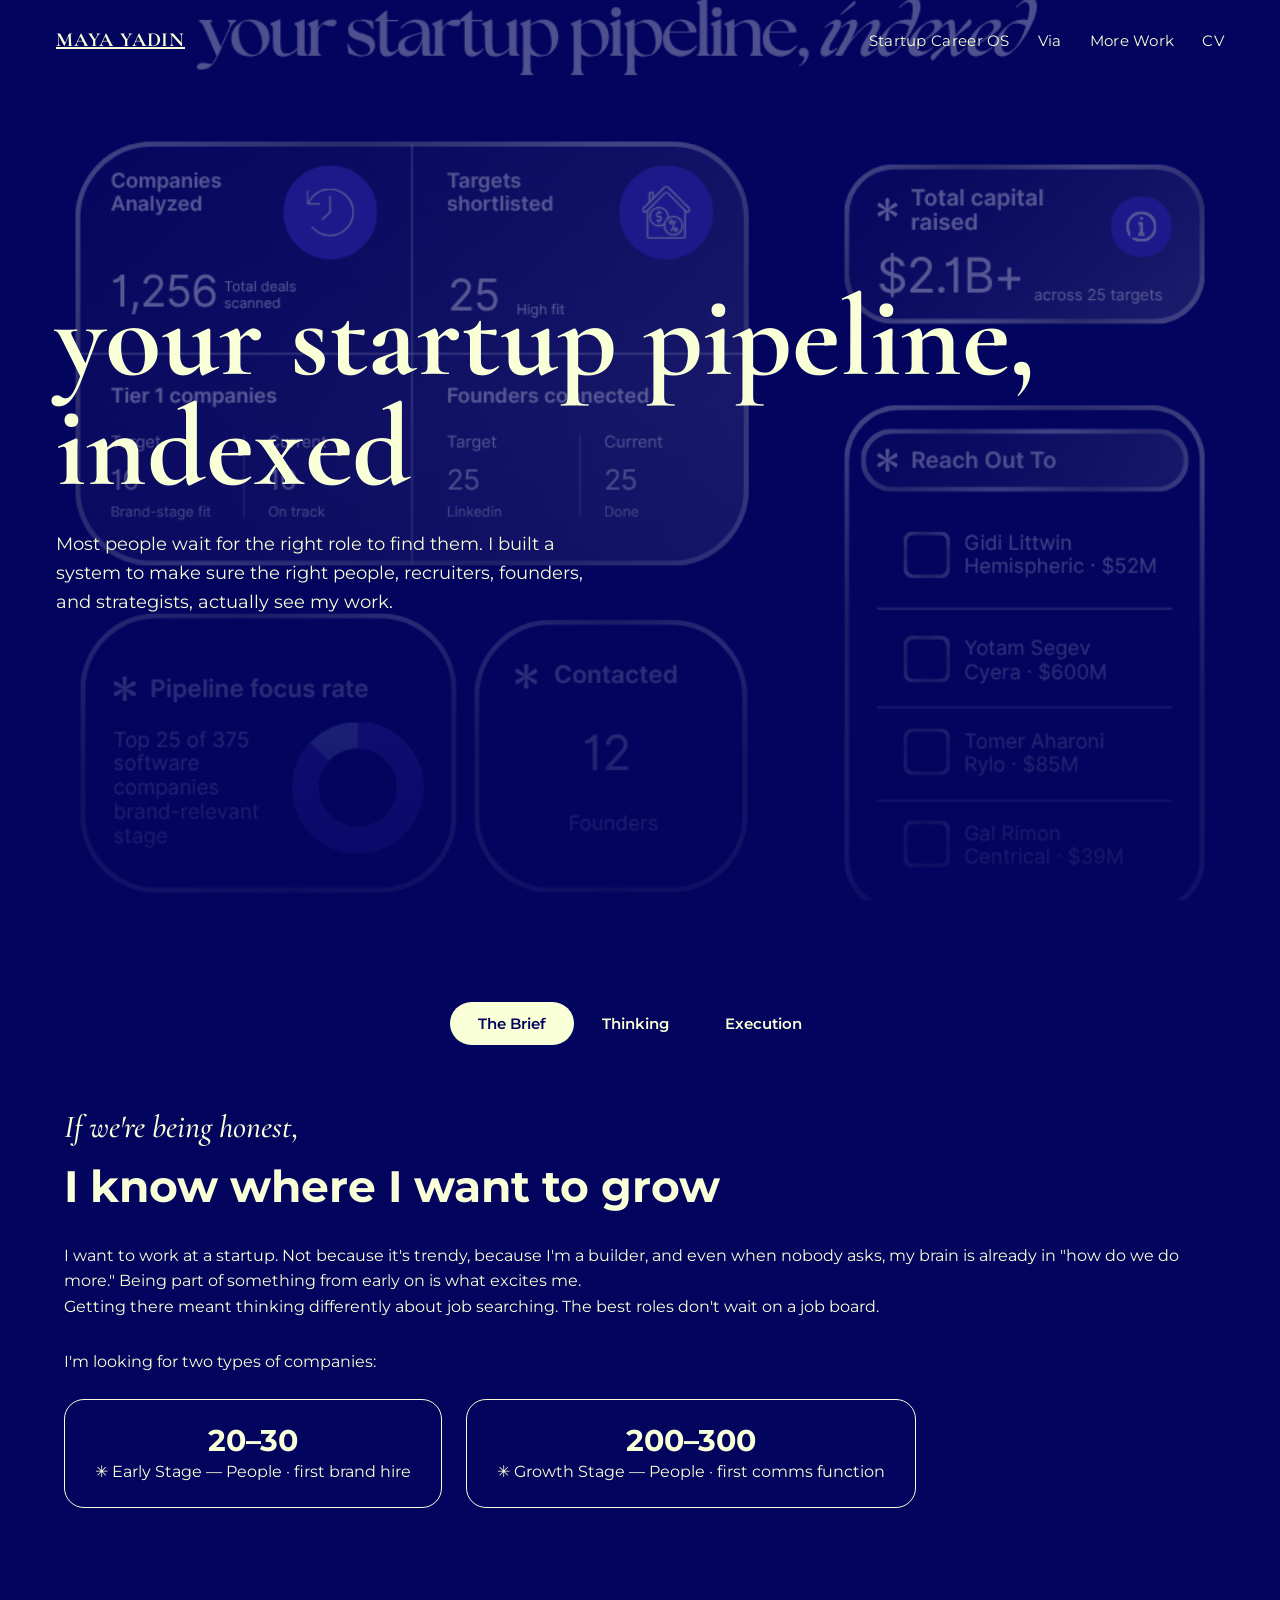
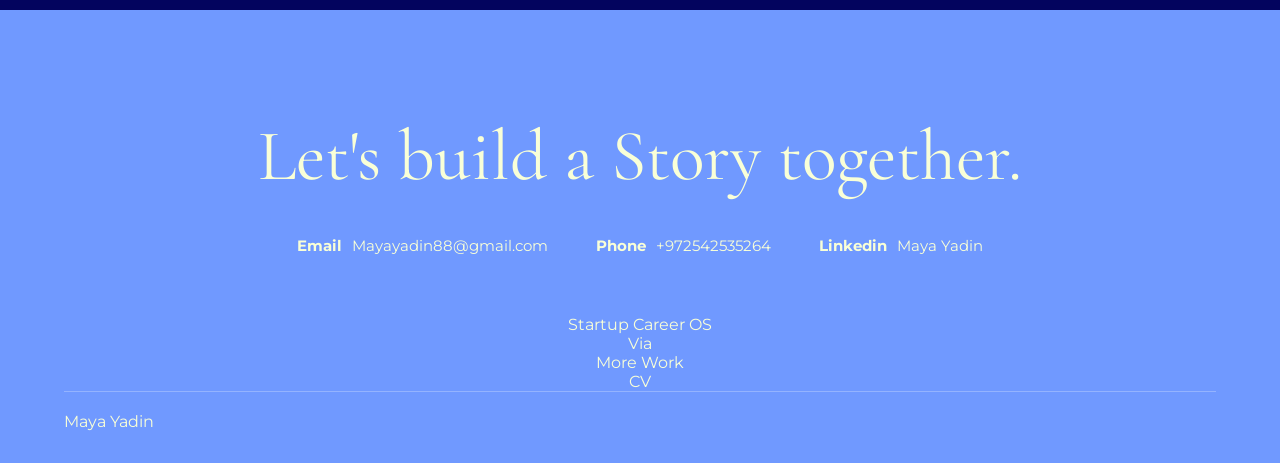
<file: career-os.html>
<!DOCTYPE html>
<html lang="en">
<head>
<meta charset="UTF-8">
<meta name="viewport" content="width=device-width, initial-scale=1.0">
<title>Startup Career OS — your startup pipeline, indexed</title>
<link rel="preconnect" href="https://fonts.googleapis.com">
<link href="https://fonts.googleapis.com/css2?family=Cormorant+Garamond:wght@500;600;700&family=Montserrat:wght@400;500;600;700&display=swap" rel="stylesheet">
<link rel="stylesheet" href="styles.css">
</head>
<body>
<header class="site-header theme-light-on-dark">
<a href="index.html" class="logo">MAYA YADIN</a>
<button class="nav-toggle" aria-label="Toggle navigation">&#9776;</button>
<nav>
<ul>
<li><a href="career-os.html">Startup Career OS</a></li>
<li><a href="via.html">Via</a></li>
<li><a href="more-work.html">More Work</a></li>
<li><a href="cv.html">CV</a></li>
</ul>
</nav>
</header>

<section class="hero" style="background-image: linear-gradient(180deg, rgba(3,4,94,.35), rgba(3,4,94,.8)), url('assets/images/career-hero-bg.png');">
<h1 class="hero-title reveal">your startup pipeline, indexed</h1>
<p class="hero-body reveal">Most people wait for the right role to find them. I built a system to make sure the right people, recruiters, founders, and strategists, actually see my work.</p>
</section>

<section class="section section-navy reveal" id="career-tabs">
<div class="tab-nav">
<button data-tab="brief" class="active">The Brief</button>
<button data-tab="thinking">Thinking</button>
<button data-tab="execution">Execution</button>
</div>

<div class="tab-panel active" data-panel="brief">
<p class="brief-eyebrow">If we're being honest,</p>
<h2 class="brief-headline">I know where I want to grow</h2>
<p>I want to work at a startup. Not because it's trendy, because I'm a builder, and even when nobody asks, my brain is already in "how do we do more." Being part of something from early on is what excites me.</p>
<p>Getting there meant thinking differently about job searching. The best roles don't wait on a job board.</p>
<div class="company-types">
<p>I'm looking for two types of companies:</p>
<div class="company-types-grid">
<div class="pill">
<span class="big">20–30</span>
<p>✳ Early Stage — People · first brand hire</p>
</div>
<div class="pill">
<span class="big">200–300</span>
<p>✳ Growth Stage — People · first comms function</p>
</div>
</div>
</div>
</div>

<div class="tab-panel" data-panel="thinking">
<div class="thinking-grid">
<div class="thinking-card">
<h3>Build the right network</h3>
<p>Connect with founders and recruiters on LinkedIn, intentionally, to train the algorithm, stay present in their feed, and make sure my name shows up before I even reach out.</p>
</div>
<div class="thinking-card">
<h3>Get ahead of roles</h3>
<p>Use the weekly funding list to find companies at the right stage, locate their career pages, and search for roles that fit or that could grow into the right fit.</p>
</div>
<div class="thinking-card">
<h3>Personal outreach</h3>
<p>Reach founders and recruiters with messages that open a conversation, not close a deal. Get into their awareness, build a real connection, or land a phone call.</p>
</div>
</div>
</div>

<div class="tab-panel" data-panel="execution">
<div class="exec-layout">
<div class="pipeline-workflow">
<h3>The pipeline &amp; the workflow</h3>
<p>I built a tracking system to map target companies by tier, identify the right founders, and keep the pipeline fresh. Every week a new funding list comes in, gets filtered, and the targets update. The question every company gets checked against: are they at the moment where brand starts to matter?</p>
</div>

<div class="exec-middle">
<div class="exec-stats-card">
<div class="exec-stat">
<p class="exec-stat-label">Companies Analyzed</p>
<span class="exec-stat-num">1,256</span>
<p class="exec-stat-sub">Total deals scanned</p>
</div>
<div class="exec-stat">
<p class="exec-stat-label">Targets shortlisted</p>
<span class="exec-stat-num">25</span>
<p class="exec-stat-sub">High fit</p>
</div>
<div class="exec-stat exec-stat-split">
<p class="exec-stat-label">Tier 1 companies</p>
<div class="exec-split-row">
<div class="exec-split-col"><span class="exec-split-label">Target</span><span class="exec-split-num">10</span><span class="exec-stat-sub">Brand-stage fit</span></div>
<div class="exec-split-col"><span class="exec-split-label">Current</span><span class="exec-split-num">10</span><span class="exec-stat-sub">On track</span></div>
</div>
</div>
<div class="exec-stat exec-stat-split">
<p class="exec-stat-label">Founders connected</p>
<div class="exec-split-row">
<div class="exec-split-col"><span class="exec-split-label">Target</span><span class="exec-split-num">25</span><span class="exec-stat-sub">LinkedIn</span></div>
<div class="exec-split-col"><span class="exec-split-label">Current</span><span class="exec-split-num">25</span><span class="exec-stat-sub">Done</span></div>
</div>
</div>
</div>

<div class="pipeline-focus-card">
<p class="pipeline-focus-title">✳ Pipeline focus rate</p>
<div class="donut-row">
<div class="donut-chart" style="--pct: 6.67%;"></div>
<p class="donut-caption">Top 25 of 375 software companies brand-relevant stage</p>
</div>
</div>
</div>

<div class="exec-right">
<div class="capital-card">
<p class="capital-label">✳ Total capital raised</p>
<span class="capital-num">$2.1B+</span>
<p class="capital-sub">across 25 targets</p>
</div>

<div class="reach-out-card">
<h3>✳ Reach Out To</h3>
<ul class="outreach-list">
<li><span class="outreach-check" aria-hidden="true"></span><span class="outreach-info"><strong>Gidi Littwin</strong><em>Hemispheric · $52M</em></span></li>
<li><span class="outreach-check" aria-hidden="true"></span><span class="outreach-info"><strong>Yotam Segev</strong><em>Cyera · $600M</em></span></li>
<li><span class="outreach-check" aria-hidden="true"></span><span class="outreach-info"><strong>Tomer Aharoni</strong><em>Rylo · $85M</em></span></li>
<li><span class="outreach-check" aria-hidden="true"></span><span class="outreach-info"><strong>Gal Rimon</strong><em>Centrical · $39M</em></span></li>
</ul>
</div>
</div>
</div>
</div>
</section>

<footer class="site-footer">
<h2>Let's build a Story together.</h2>
<div class="footer-contact">
<span><strong>Email</strong> <a href="mailto:Mayayadin88@gmail.com">Mayayadin88@gmail.com</a></span>
<span><strong>Phone</strong> <a href="tel:+972542535264">+972542535264</a></span>
<span><strong>Linkedin</strong> <a href="https://www.linkedin.com/" target="_blank" rel="noopener">Maya Yadin</a></span>
</div>
<nav>
<ul>
<li><a href="career-os.html">Startup Career OS</a></li>
<li><a href="via.html">Via</a></li>
<li><a href="more-work.html">More Work</a></li>
<li><a href="cv.html">CV</a></li>
</ul>
</nav>
<div class="footer-bottom">Maya Yadin</div>
</footer>

<script src="script.js"></script>
</body>
</html>
</file>
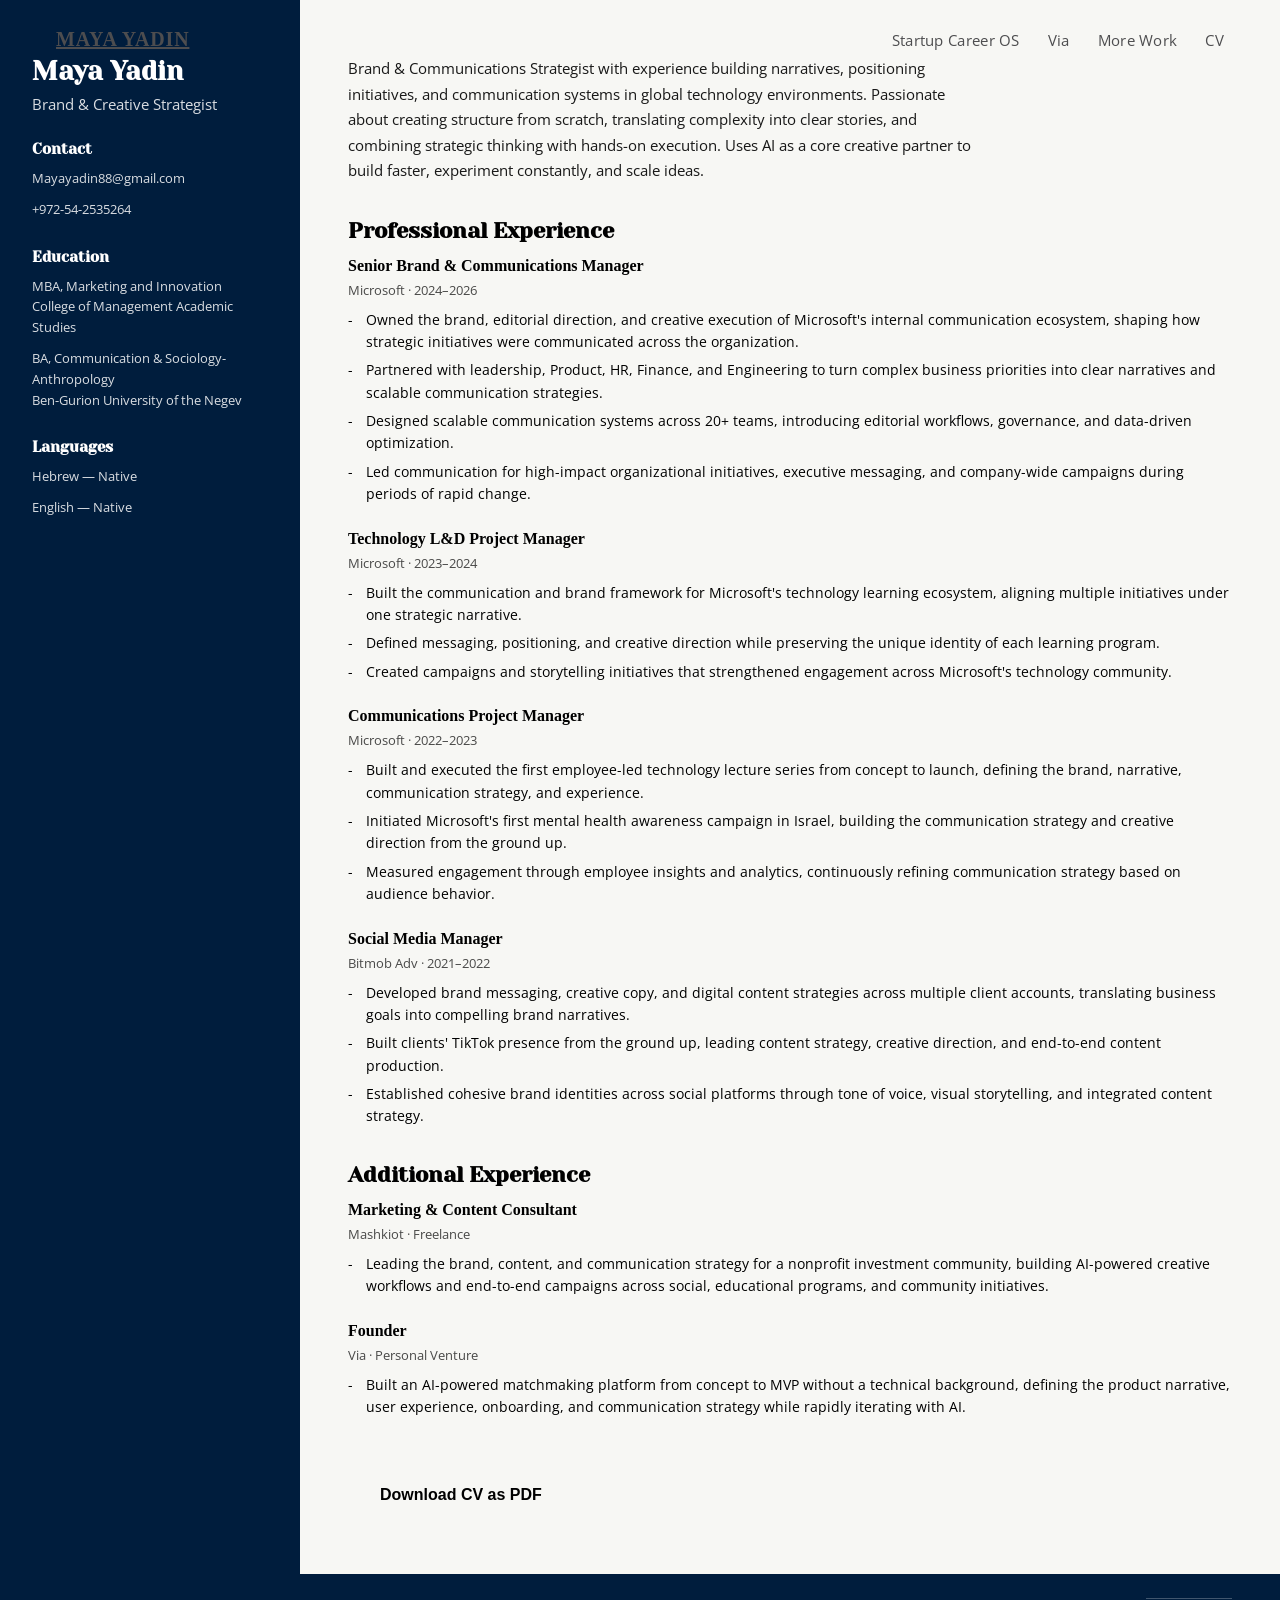
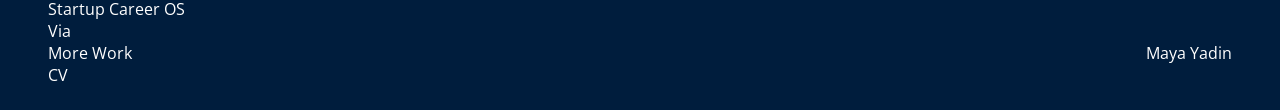
<file: cv.html>
<!DOCTYPE html>
<html lang="en">
<head>
<meta charset="UTF-8">
<meta name="viewport" content="width=device-width, initial-scale=1.0">
<title>Maya Yadin — CV</title>
<link rel="preconnect" href="https://fonts.googleapis.com">
<link href="https://fonts.googleapis.com/css2?family=Yeseva+One&family=Open+Sans:wght@400;600;700&display=swap" rel="stylesheet">
<link rel="stylesheet" href="styles.css">
</head>
<body class="cv-page">
<header class="site-header theme-dark-on-light">
<a href="index.html" class="logo">MAYA YADIN</a>
<button class="nav-toggle" aria-label="Toggle navigation">&#9776;</button>
<nav>
<ul>
<li><a href="career-os.html">Startup Career OS</a></li>
<li><a href="via.html">Via</a></li>
<li><a href="more-work.html">More Work</a></li>
<li><a href="cv.html">CV</a></li>
</ul>
</nav>
</header>

<div class="cv-layout">
<aside class="cv-sidebar">
<h1>Maya Yadin</h1>
<p class="cv-title">Brand & Creative Strategist</p>
<div class="block">
<h4>Contact</h4>
<p><a href="mailto:Mayayadin88@gmail.com">Mayayadin88@gmail.com</a></p>
<p><a href="tel:+972542535264">+972-54-2535264</a></p>
</div>
<div class="block">
<h4>Education</h4>
<p>MBA, Marketing and Innovation<br>College of Management Academic Studies</p>
<p>BA, Communication & Sociology-Anthropology<br>Ben-Gurion University of the Negev</p>
</div>
<div class="block">
<h4>Languages</h4>
<p>Hebrew — Native</p>
<p>English — Native</p>
</div>
</aside>

<main class="cv-main">
<p class="cv-summary">Brand & Communications Strategist with experience building narratives, positioning initiatives, and communication systems in global technology environments. Passionate about creating structure from scratch, translating complexity into clear stories, and combining strategic thinking with hands-on execution. Uses AI as a core creative partner to build faster, experiment constantly, and scale ideas.</p>

<section class="reveal">
<h2>Professional Experience</h2>
<div class="job">
<h3>Senior Brand & Communications Manager</h3>
<span>Microsoft · 2024–2026</span>
<ul>
<li>Owned the brand, editorial direction, and creative execution of Microsoft's internal communication ecosystem, shaping how strategic initiatives were communicated across the organization.</li>
<li>Partnered with leadership, Product, HR, Finance, and Engineering to turn complex business priorities into clear narratives and scalable communication strategies.</li>
<li>Designed scalable communication systems across 20+ teams, introducing editorial workflows, governance, and data-driven optimization.</li>
<li>Led communication for high-impact organizational initiatives, executive messaging, and company-wide campaigns during periods of rapid change.</li>
</ul>
</div>
<div class="job">
<h3>Technology L&D Project Manager</h3>
<span>Microsoft · 2023–2024</span>
<ul>
<li>Built the communication and brand framework for Microsoft's technology learning ecosystem, aligning multiple initiatives under one strategic narrative.</li>
<li>Defined messaging, positioning, and creative direction while preserving the unique identity of each learning program.</li>
<li>Created campaigns and storytelling initiatives that strengthened engagement across Microsoft's technology community.</li>
</ul>
</div>
<div class="job">
<h3>Communications Project Manager</h3>
<span>Microsoft · 2022–2023</span>
<ul>
<li>Built and executed the first employee-led technology lecture series from concept to launch, defining the brand, narrative, communication strategy, and experience.</li>
<li>Initiated Microsoft's first mental health awareness campaign in Israel, building the communication strategy and creative direction from the ground up.</li>
<li>Measured engagement through employee insights and analytics, continuously refining communication strategy based on audience behavior.</li>
</ul>
</div>
<div class="job">
<h3>Social Media Manager</h3>
<span>Bitmob Adv · 2021–2022</span>
<ul>
<li>Developed brand messaging, creative copy, and digital content strategies across multiple client accounts, translating business goals into compelling brand narratives.</li>
<li>Built clients' TikTok presence from the ground up, leading content strategy, creative direction, and end-to-end content production.</li>
<li>Established cohesive brand identities across social platforms through tone of voice, visual storytelling, and integrated content strategy.</li>
</ul>
</div>
</section>

<section class="reveal">
<h2>Additional Experience</h2>
<div class="job">
<h3>Marketing & Content Consultant</h3>
<span>Mashkiot · Freelance</span>
<ul>
<li>Leading the brand, content, and communication strategy for a nonprofit investment community, building AI-powered creative workflows and end-to-end campaigns across social, educational programs, and community initiatives.</li>
</ul>
</div>
<div class="job">
<h3>Founder</h3>
<span>Via · Personal Venture</span>
<ul>
<li>Built an AI-powered matchmaking platform from concept to MVP without a technical background, defining the product narrative, user experience, onboarding, and communication strategy while rapidly iterating with AI.</li>
</ul>
</div>
</section>

<a href="assets/documents/Maya-Yadin-CV.pdf" class="btn cv-download" download>Download CV as PDF</a>
</main>
</div>

<footer class="cv-footer">
<nav>
<ul>
<li><a href="career-os.html">Startup Career OS</a></li>
<li><a href="via.html">Via</a></li>
<li><a href="more-work.html">More Work</a></li>
<li><a href="cv.html">CV</a></li>
</ul>
</nav>
<div class="footer-bottom">Maya Yadin</div>
</footer>

<script src="script.js"></script>
</body>
</html>
</file>
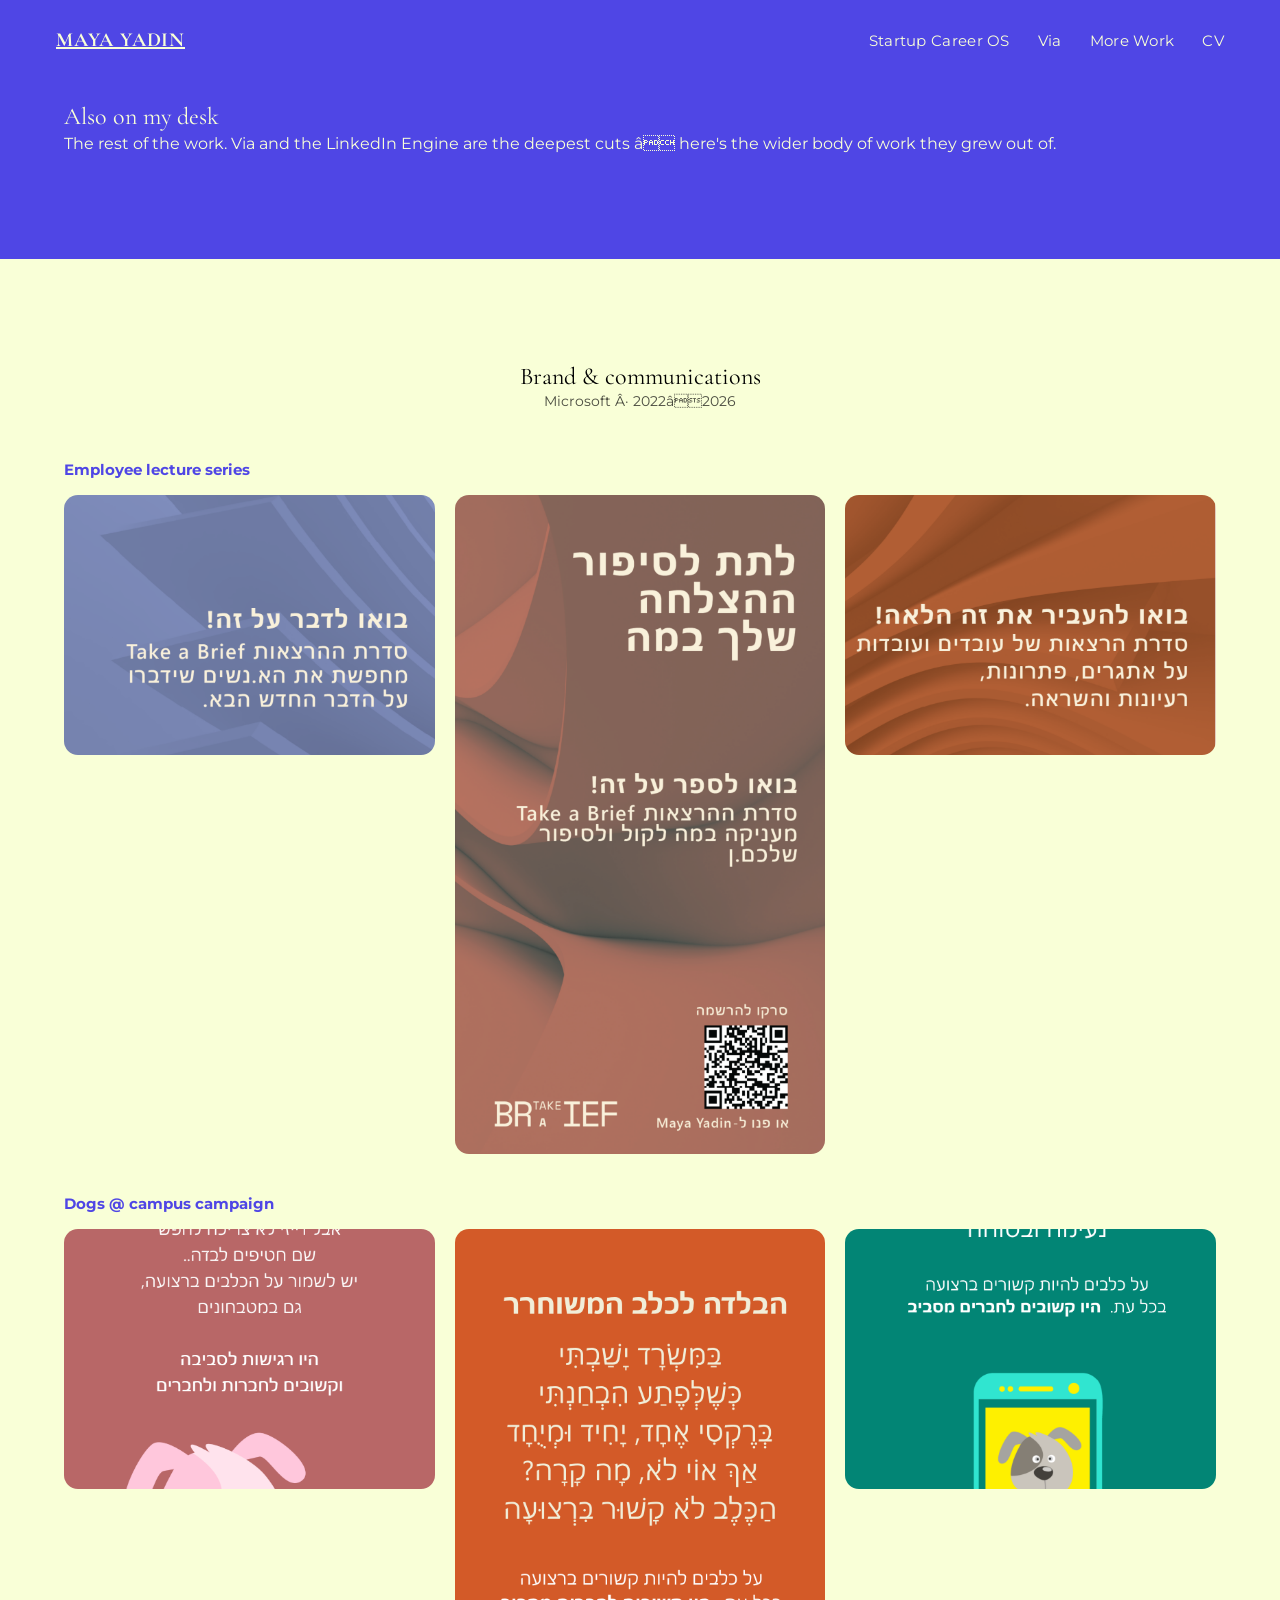
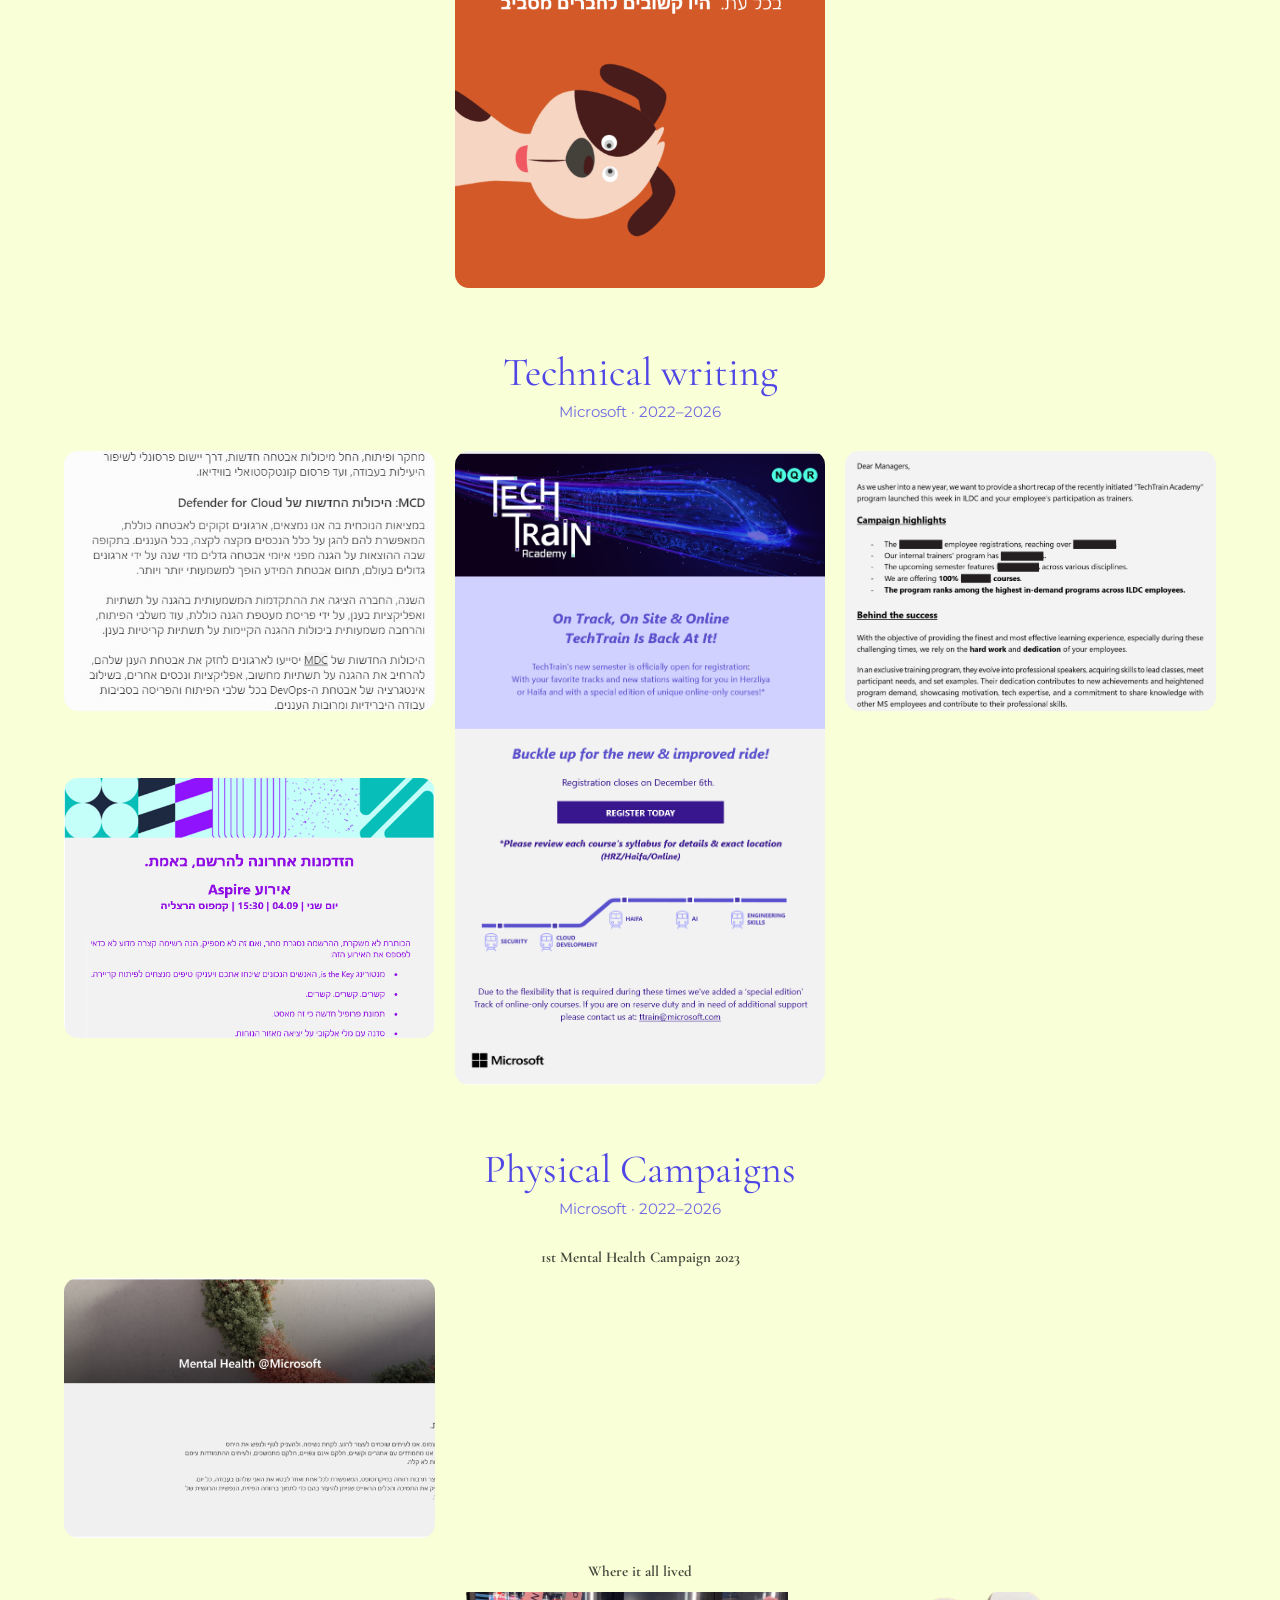
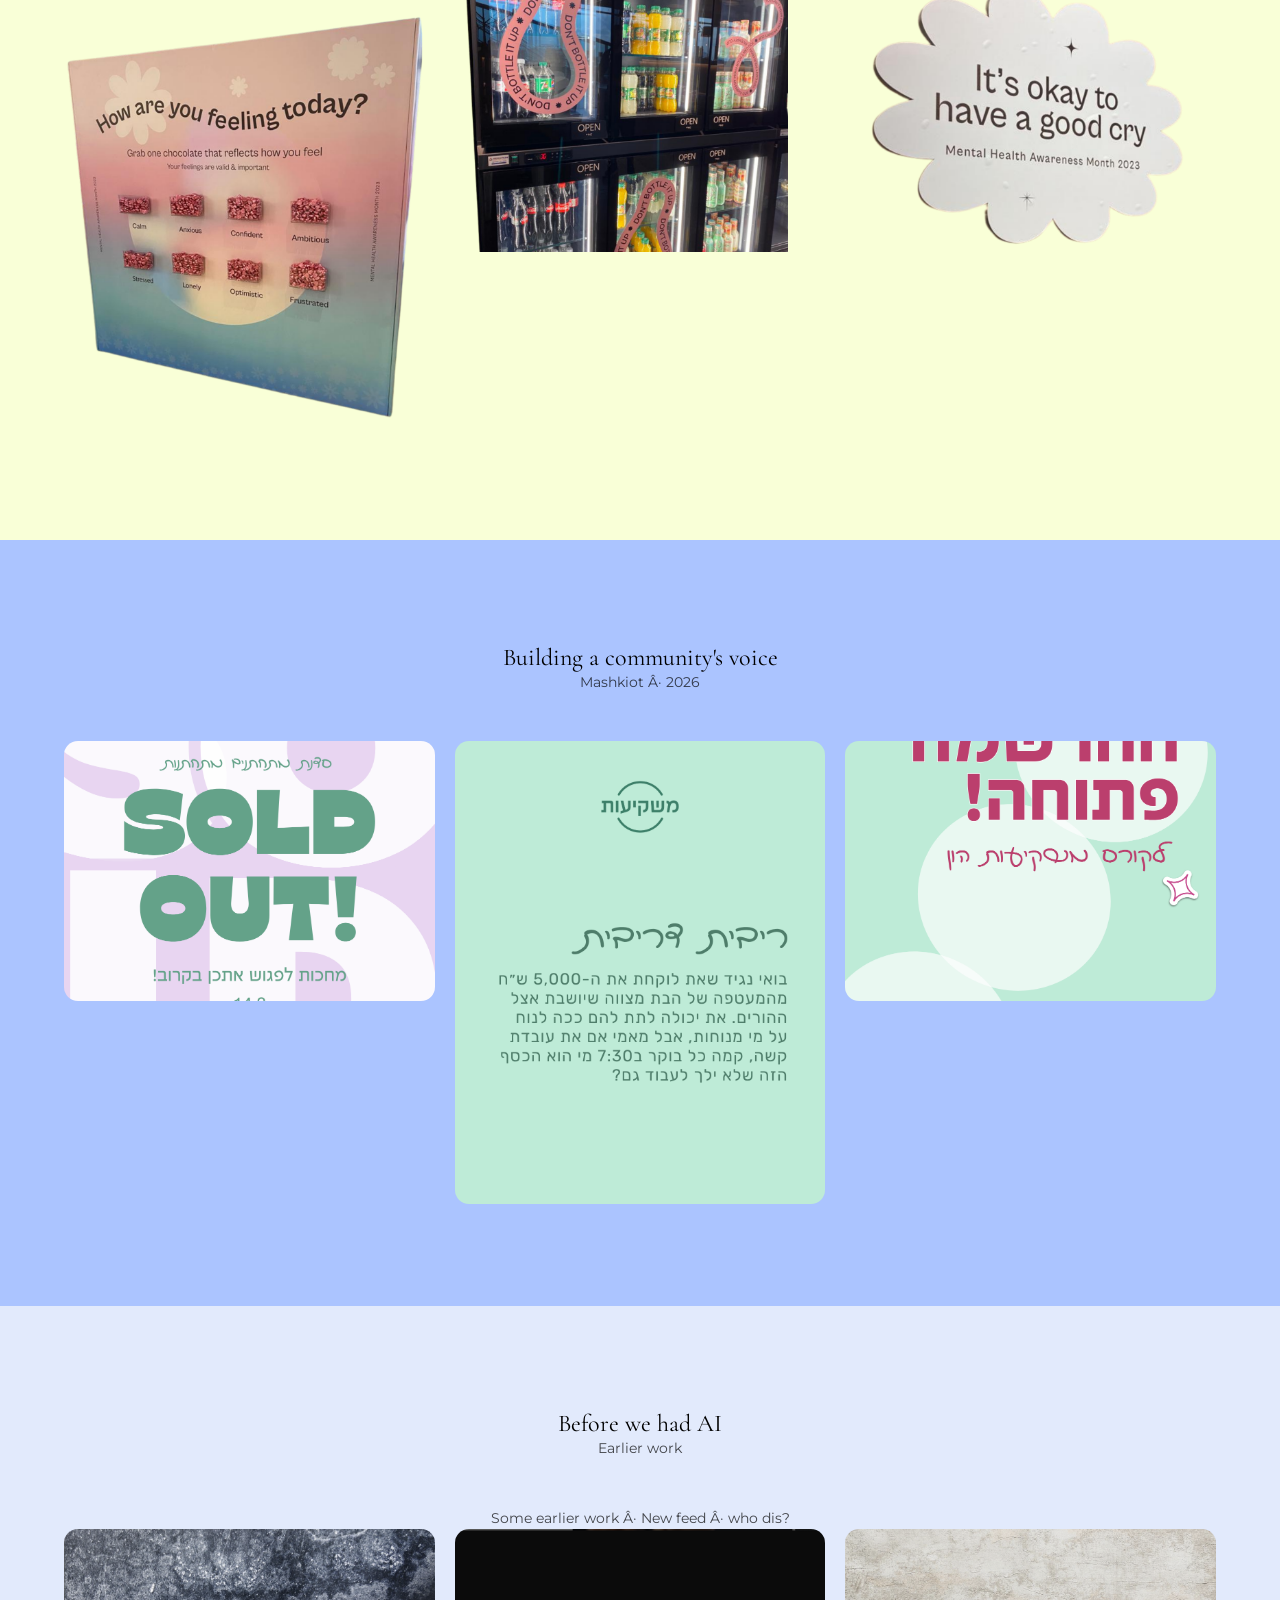
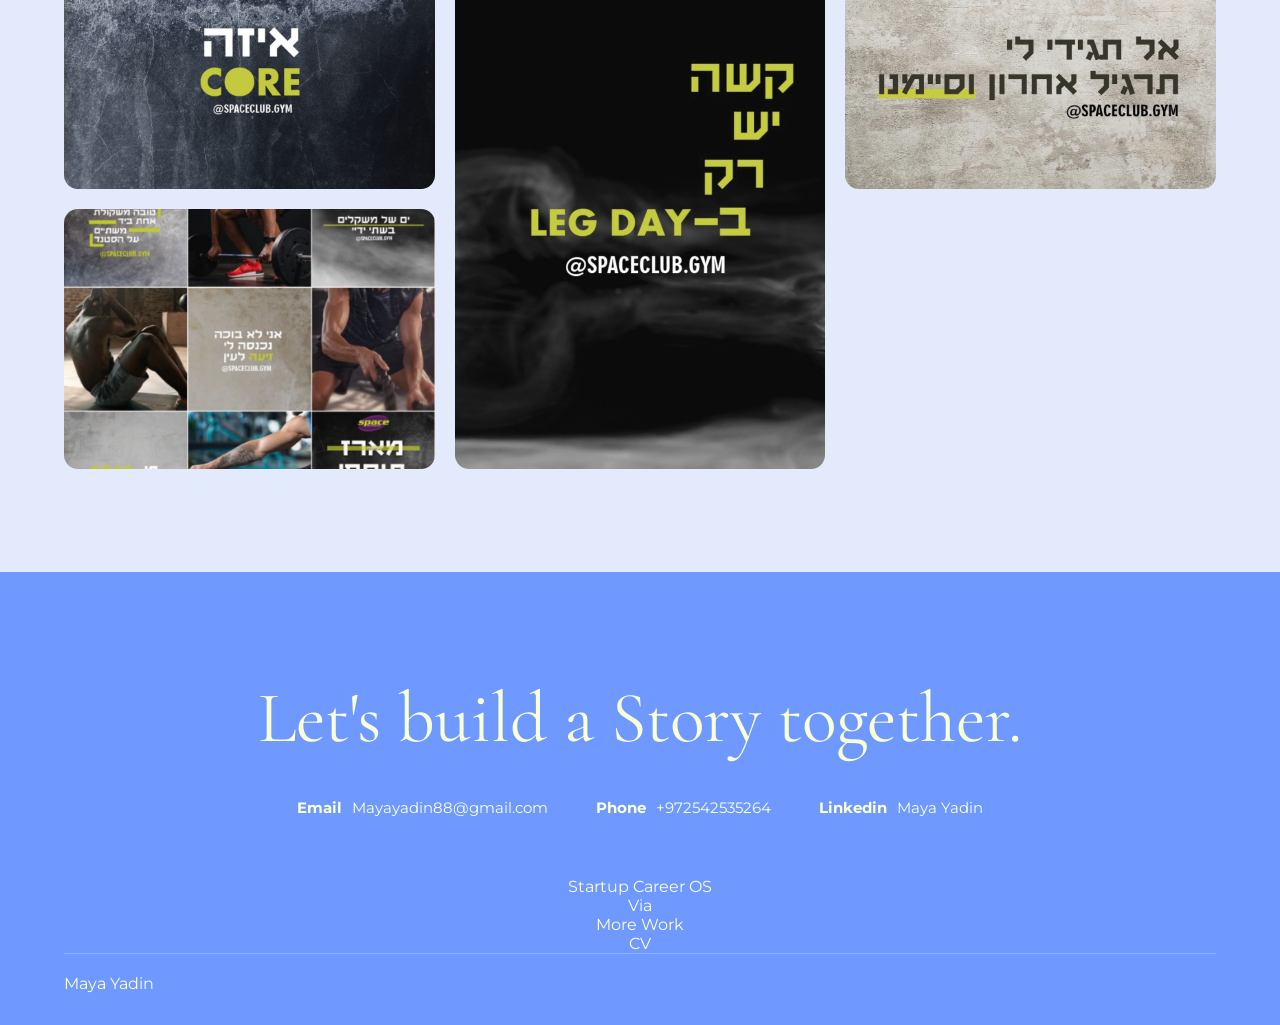
<file: more-work.html>
<!DOCTYPE html>
<html lang="en">
<head>
<meta charset="UTF-8">
<meta name="viewport" content="width=device-width, initial-scale=1.0">
<title>Also on my desk â More Work</title>
<link rel="preconnect" href="https://fonts.googleapis.com">
<link href="https://fonts.googleapis.com/css2?family=Cormorant+Garamond:wght@500;600;700&family=Montserrat:wght@400;500;600;700&display=swap" rel="stylesheet">
<link rel="stylesheet" href="styles.css">
</head>
<body>
<header class="site-header theme-light-on-dark">
<a href="index.html" class="logo">MAYA YADIN</a>
<button class="nav-toggle" aria-label="Toggle navigation">&#9776;</button>
<nav>
<ul>
<li><a href="career-os.html">Startup Career OS</a></li>
<li><a href="via.html">Via</a></li>
<li><a href="more-work.html">More Work</a></li>
<li><a href="cv.html">CV</a></li>
</ul>
</nav>
</header>

<section class="section section-indigo reveal" id="intro">
<h1>Also on my desk</h1>
<p>The rest of the work. Via and the LinkedIn Engine are the deepest cuts â here's the wider body of work they grew out of.</p>
</section>

<section class="section work-story" id="microsoft" style="background-color:#F9FFD7;">
<div class="story-head"><h2>Brand & communications</h2><span>Microsoft Â· 2022â2026</span></div>

<h3 class="work-subhead">Employee lecture series</h3>
<div class="mosaic reveal">
<img src="assets/images/take a brief1.png" alt="Take a Brief lecture series 1">
<img src="assets/images/take a brief2.png" alt="Take a Brief lecture series 2" class="tall">
<img src="assets/images/take a brief3.png" alt="Take a Brief lecture series 3">
</div>

<h3 class="work-subhead">Dogs @ campus campaign</h3>
<div class="mosaic reveal">
<img src="assets/images/dogs1_V.png" alt="Dogs at campus campaign 1">
<img src="assets/images/dogs2_V.png" alt="Dogs at campus campaign 2" class="tall">
<img src="assets/images/dogs3_V.png" alt="Dogs at campus campaign 3">
</div>

<div class="work-section-title"><h3>Technical writing</h3><span>Microsoft &middot; 2022&ndash;2026</span></div>
<div class="mosaic reveal">
<img src="assets/images/offsider article.jpg" alt="Offsider article">
<img src="assets/images/TechTrain Mailer.png" alt="TechTrain mailer" class="tall">
<img src="assets/images/Managers Mailer.png" alt="Managers mailer">
<img src="assets/images/Aspire mailer.png" alt="Aspire mailer">
</div>

<div class="work-section-title"><h3>Physical Campaigns</h3><span>Microsoft &middot; 2022&ndash;2026</span></div>
<h4 class="work-caption">1st Mental Health Campaign 2023</h4>
<div class="mosaic reveal">
<img src="assets/images/Website Mental Health Intro.png" alt="Website mental health campaign intro">
</div>
<h4 class="work-caption">Where it all lived</h4>
<div class="mosaic reveal">
<img src="assets/images/physical1.png" alt="Physical campaign 1" class="tall">
<img src="assets/images/physical2.png" alt="Physical campaign 2">
<img src="assets/images/physical3.png" alt="Physical campaign 3">
</div>
</section>

<section class="section work-story" id="mashkiot" style="background-color:#ABC4FF;">
<div class="story-head"><h2>Building a community's voice</h2><span>Mashkiot Â· 2026</span></div>
<div class="mosaic reveal">
<img src="assets/images/mw-mashkiot-1.png" alt="Mashkiot real estate marketing post 1">
<img src="assets/images/mw-mashkiot-2.png" alt="Mashkiot real estate marketing post 2" class="tall">
<img src="assets/images/mw-mashkiot-3.png" alt="Mashkiot real estate marketing post 3">
</div>
</section>

<section class="section work-story" id="earlier-work" style="background-color:#E2EAFC;">
<div class="story-head"><h2>Before we had AI</h2><span>Earlier work</span></div>
<p class="work-caption-line">Some earlier work Â· New feed Â· who dis?</p>
<div class="mosaic reveal">
<img src="assets/images/mw-earlier-1.png" alt="SpaceClub gym content 1">
<img src="assets/images/mw-earlier-2.png" alt="SpaceClub gym content 2" class="tall">
<img src="assets/images/mw-earlier-3.png" alt="SpaceClub gym content 3">
<img src="assets/images/space-feed.png" alt="SpaceClub gym content feed">
</div>
</section>

<footer class="site-footer">
<h2>Let's build a Story together.</h2>
<div class="footer-contact">
<span><strong>Email</strong> <a href="mailto:Mayayadin88@gmail.com">Mayayadin88@gmail.com</a></span>
<span><strong>Phone</strong> <a href="tel:+972542535264">+972542535264</a></span>
<span><strong>Linkedin</strong> <a href="https://www.linkedin.com/" target="_blank" rel="noopener">Maya Yadin</a></span>
</div>
<nav>
<ul>
<li><a href="career-os.html">Startup Career OS</a></li>
<li><a href="via.html">Via</a></li>
<li><a href="more-work.html">More Work</a></li>
<li><a href="cv.html">CV</a></li>
</ul>
</nav>
<div class="footer-bottom">Maya Yadin</div>
</footer>

<script src="script.js"></script>
</body>
</html>
</file>
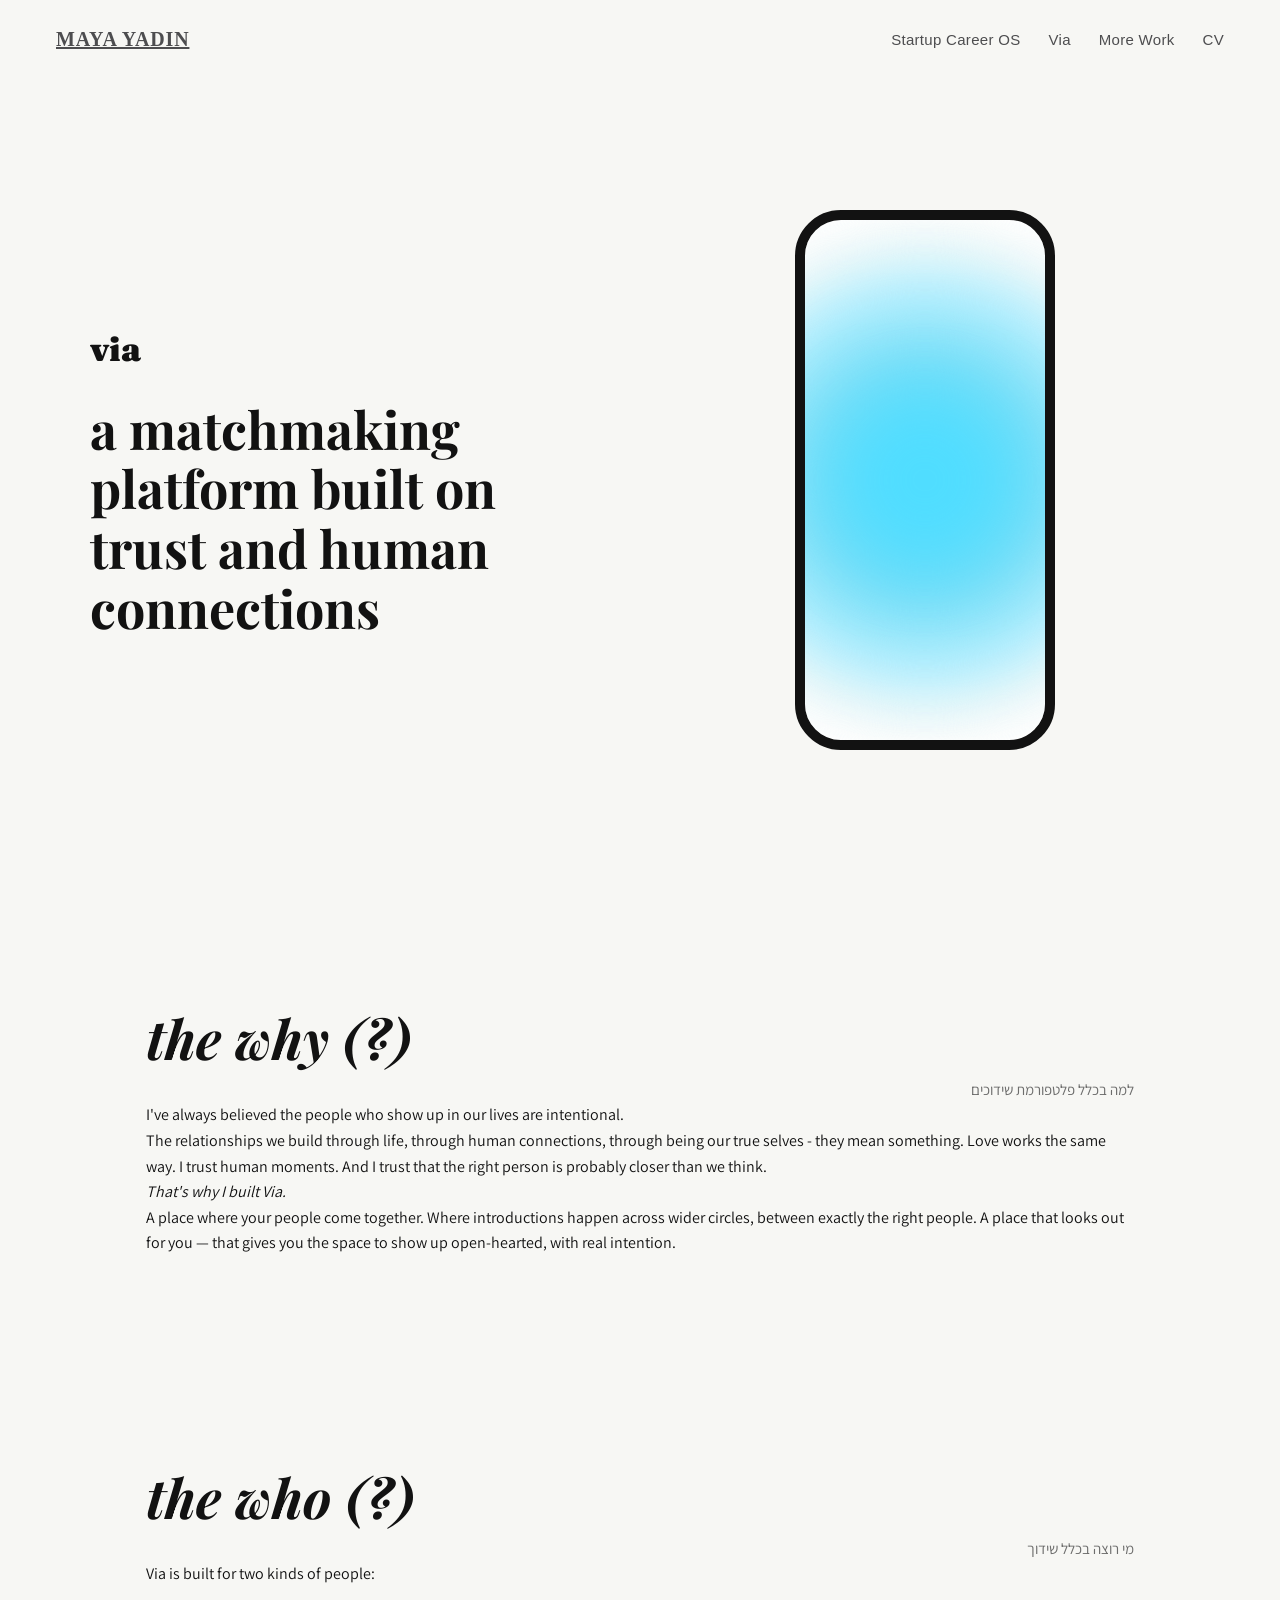
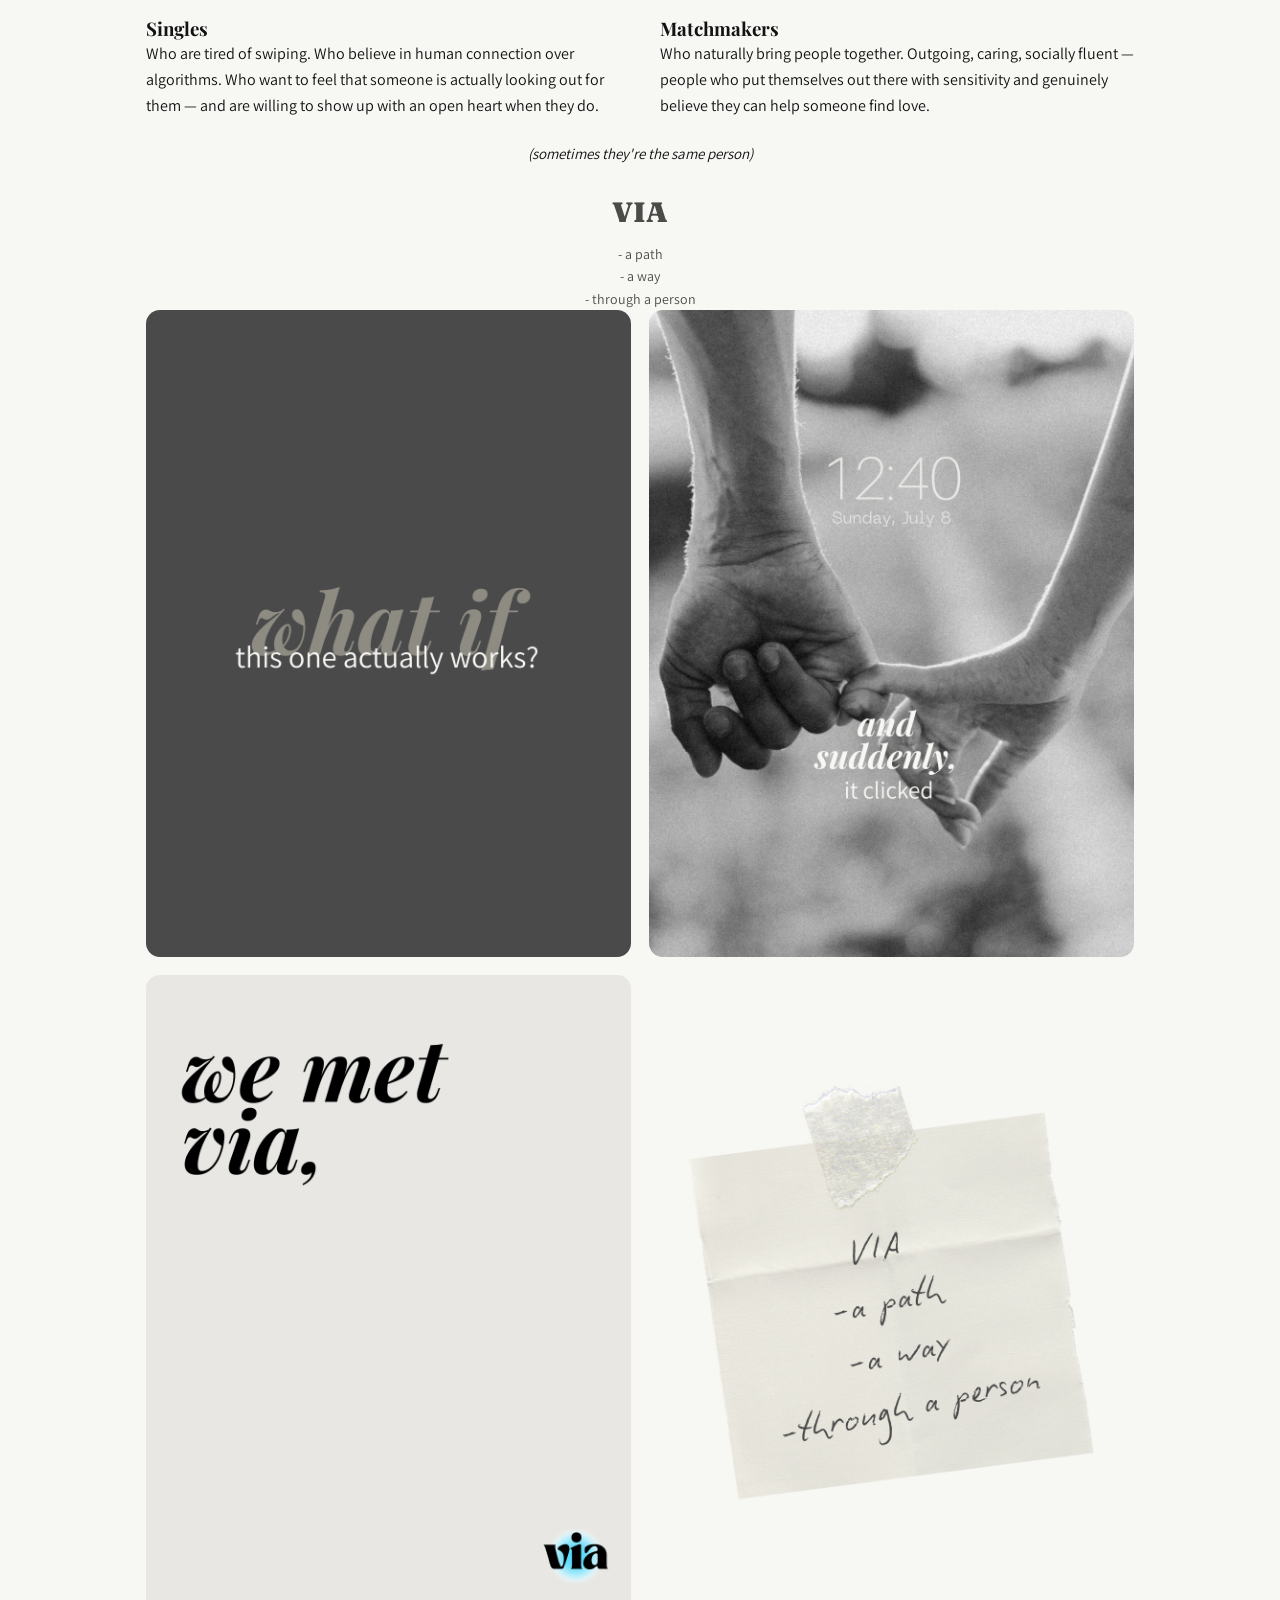
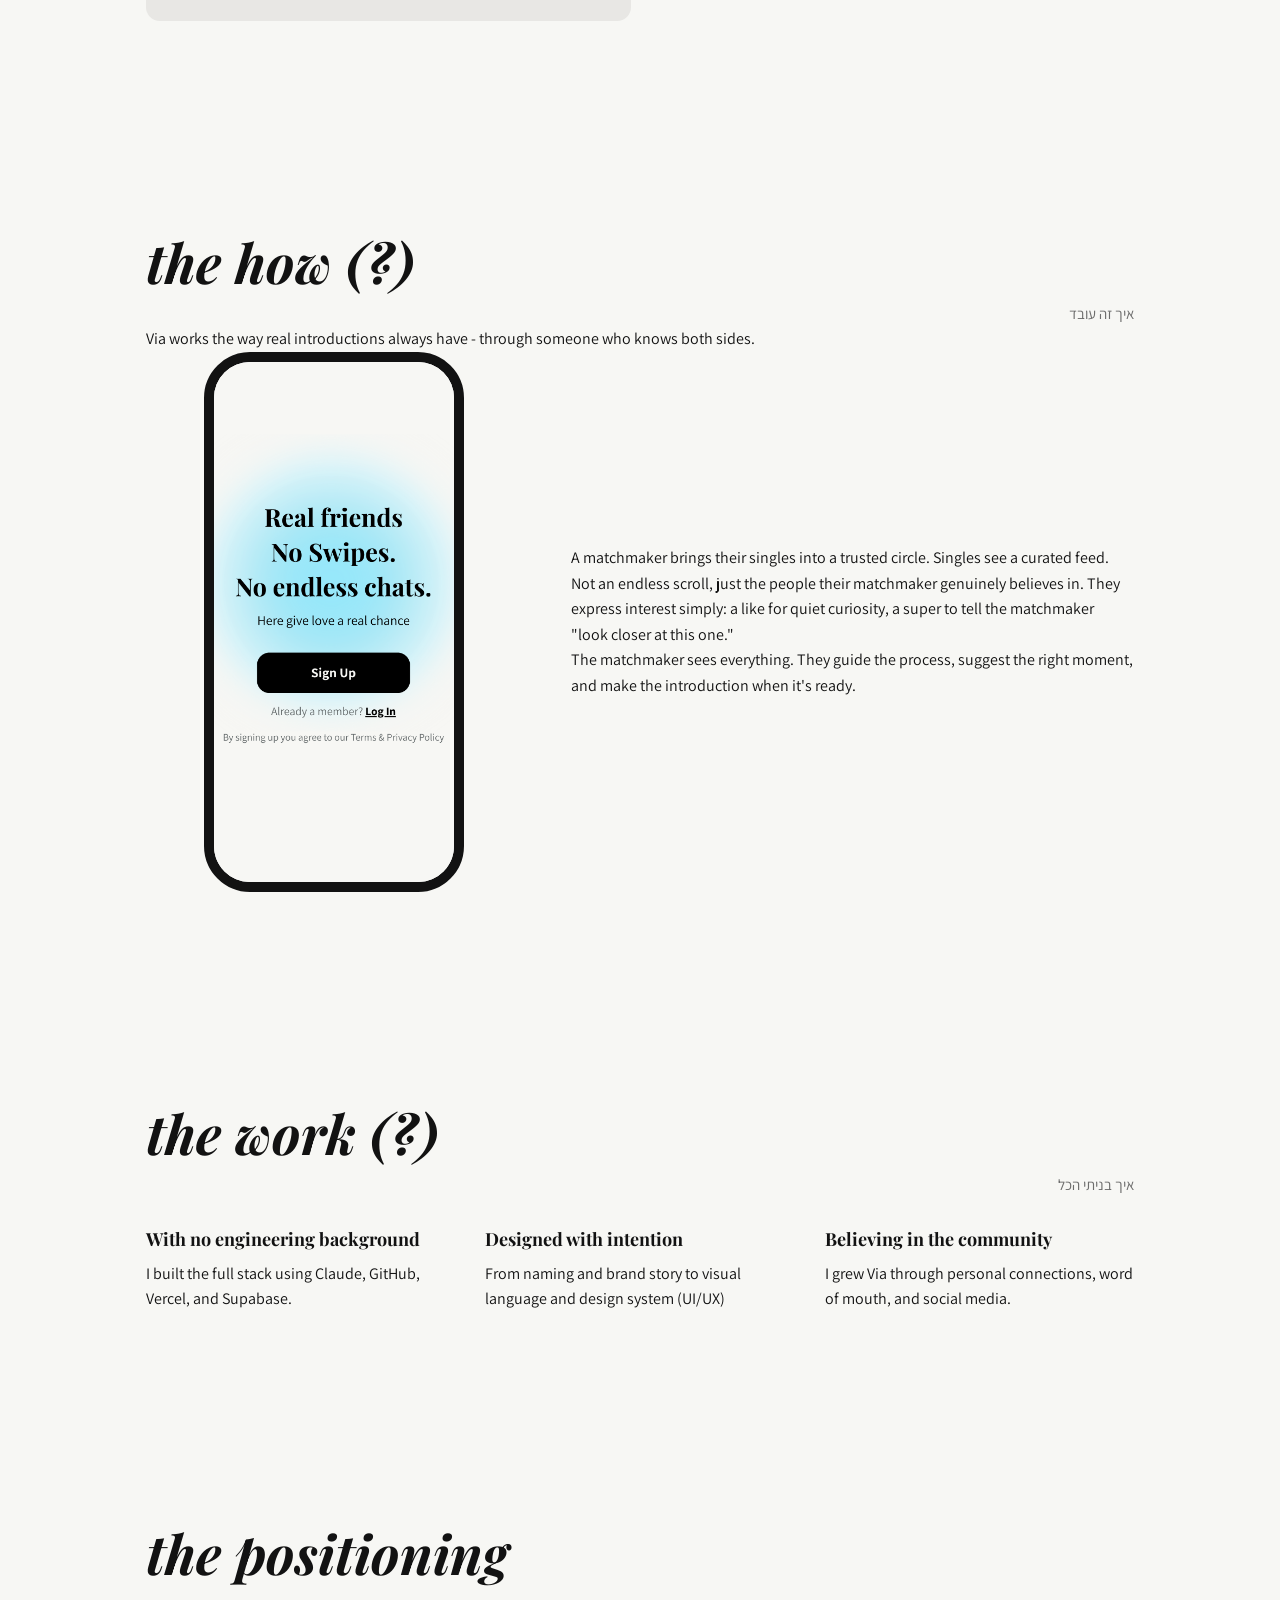
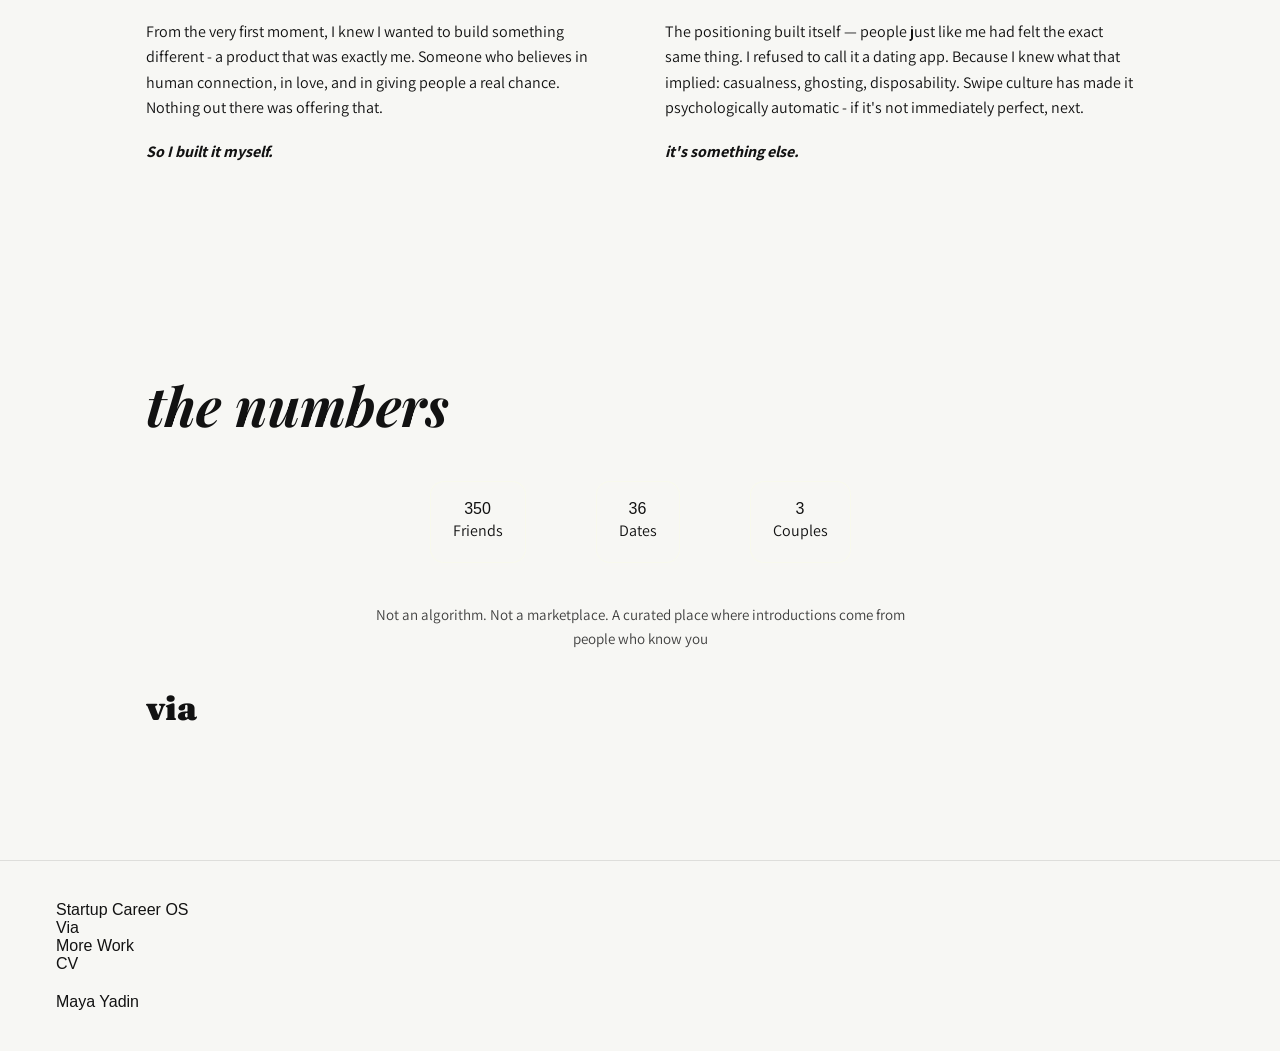
<file: via.html>
<!DOCTYPE html>
<html lang="en">
<head>
<meta charset="UTF-8">
<meta name="viewport" content="width=device-width, initial-scale=1.0">
<title>Via — a matchmaking platform built on trust</title>
<link rel="preconnect" href="https://fonts.googleapis.com">
<link href="https://fonts.googleapis.com/css2?family=Playfair+Display:wght@600;700&family=Assistant:wght@400;600&family=Fraunces:wght@600&display=swap" rel="stylesheet">
<link rel="stylesheet" href="styles.css">
</head>
<body class="via-page">
<header class="site-header theme-dark-on-light">
<a href="index.html" class="logo">MAYA YADIN</a>
<button class="nav-toggle" aria-label="Toggle navigation">&#9776;</button>
<nav>
<ul>
<li><a href="career-os.html">Startup Career OS</a></li>
<li><a href="via.html">Via</a></li>
<li><a href="more-work.html">More Work</a></li>
<li><a href="cv.html">CV</a></li>
</ul>
</nav>
</header>

<section class="via-hero reveal">
<div class="via-hero-grid">
<div>
<p class="via-logo">via</p>
<h1>a matchmaking platform built on trust and human connections</h1>
</div>
<div class="phone-mock">
<video src="assets/videos/via-annimated.mp4" muted loop autoplay playsinline></video>
</div>
</div>
</section>

<section class="via-section reveal" id="the-why">
<h2>the why (?)</h2>
<p class="via-subtitle" lang="he" dir="rtl">למה בכלל פלטפורמת שידוכים</p>
<p>I've always believed the people who show up in our lives are intentional.</p>
<p>The relationships we build through life, through human connections, through being our true selves - they mean something. Love works the same way. I trust human moments. And I trust that the right person is probably closer than we think.</p>
<p><em>That's why I built Via.</em></p>
<p>A place where your people come together. Where introductions happen across wider circles, between exactly the right people. A place that looks out for you — that gives you the space to show up open-hearted, with real intention.</p>
</section>

<section class="via-section reveal" id="the-who">
<h2>the who (?)</h2>
<p class="via-subtitle" lang="he" dir="rtl">מי רוצה בכלל שידוך</p>
<p>Via is built for two kinds of people:</p>
<div class="who-grid">
<div>
<h3>Singles</h3>
<p>Who are tired of swiping. Who believe in human connection over algorithms. Who want to feel that someone is actually looking out for them — and are willing to show up with an open heart when they do.</p>
</div>
<div>
<h3>Matchmakers</h3>
<p>Who naturally bring people together. Outgoing, caring, socially fluent — people who put themselves out there with sensitivity and genuinely believe they can help someone find love.</p>
</div>
</div>
<p class="via-etymology-note"><em>(sometimes they're the same person)</em></p>
<div class="via-etymology">
<p class="via-etymology-title">VIA</p>
<p>- a path</p>
<p>- a way</p>
<p>- through a person</p>
</div>
<div class="via-media-grid">
<img src="assets/images/via-what-if.png" alt="what if">
<img src="assets/images/via-clicked.png" alt="and suddenly it clicked">
<img src="assets/images/we-met-via.png" alt="we met via">
<img src="assets/images/via-note.png" alt="Via note">
</div>
</section>

<section class="via-section reveal" id="the-how">
<h2>the how (?)</h2>
<p class="via-subtitle" lang="he" dir="rtl">איך זה עובד</p>
<p>Via works the way real introductions always have - through someone who knows both sides.</p>
<div class="how-grid">
<div class="phone-mock">
<img src="assets/images/via-login.png" alt="Via app login screen">
</div>
<div>
<p>A matchmaker brings their singles into a trusted circle. Singles see a curated feed. Not an endless scroll, just the people their matchmaker genuinely believes in. They express interest simply: a like for quiet curiosity, a super to tell the matchmaker "look closer at this one."</p>
<p>The matchmaker sees everything. They guide the process, suggest the right moment, and make the introduction when it's ready.</p>
</div>
</div>
</section>

<section class="via-section reveal" id="the-work">
<h2>the work (?)</h2>
<p class="via-subtitle" lang="he" dir="rtl">איך בניתי הכל</p>
<div class="via-work-grid">
<div>
<h3>With no engineering background</h3>
<p>I built the full stack using Claude, GitHub, Vercel, and Supabase.</p>
</div>
<div>
<h3>Designed with intention</h3>
<p>From naming and brand story to visual language and design system (UI/UX)</p>
</div>
<div>
<h3>Believing in the community</h3>
<p>I grew Via through personal connections, word of mouth, and social media.</p>
</div>
</div>
</section>

<section class="via-section reveal" id="the-positioning">
<h2>the positioning</h2>
<div class="positioning-grid">
<div>
<p>From the very first moment, I knew I wanted to build something different - a product that was exactly me. Someone who believes in human connection, in love, and in giving people a real chance.</p>
<p>Nothing out there was offering that.</p>
<p class="kicker">So I built it myself.</p>
</div>
<div>
<p>The positioning built itself — people just like me had felt the exact same thing. I refused to call it a dating app. Because I knew what that implied: casualness, ghosting, disposability. Swipe culture has made it psychologically automatic - if it's not immediately perfect, next.</p>
<p class="kicker">it's something else.</p>
</div>
</div>
</section>

<section class="via-section reveal" id="the-numbers">
<h2>the numbers</h2>
<div class="numbers-row">
<div class="stat-box"><span>350</span><p>Friends</p></div>
<div class="stat-box"><span>36</span><p>Dates</p></div>
<div class="stat-box"><span>3</span><p>Couples</p></div>
</div>
<p class="via-numbers-tagline">Not an algorithm. Not a marketplace. A curated place where introductions come from people who know you</p>
<p class="via-logo">via</p>
</section>

<footer class="via-footer">
<nav>
<ul>
<li><a href="career-os.html">Startup Career OS</a></li>
<li><a href="via.html">Via</a></li>
<li><a href="more-work.html">More Work</a></li>
<li><a href="cv.html">CV</a></li>
</ul>
</nav>
<div class="footer-bottom">Maya Yadin</div>
</footer>

<script src="script.js"></script>
</body>
</html>
</file>
<file: styles.css>
/* ==========================================================================
   Maya Yadin Portfolio -- Shared Stylesheet
      ========================================================================== */

:root {
    /* Main site palette (extracted from source design) */
    --cream: #F9FFD7;
    --indigo: #4F46E5;
    --navy: #03045E;
    --lavender: #E2EAFC;
    --periwinkle: #ABC4FF;
    --blue: #7099FF;
    --black: #000000;
    --white: #FFFFFF;

    /* Via page palette -- kept distinct on purpose */
    --via-bg: #F7F7F4;
    --via-text: #121212;
    --via-nav: #4D4D4F;
    --via-glow: #00C2FF;

    /* CV page palette */
    --cv-navy: #001D3D;
    --cv-bg: #F7F7F4;

    /* Fonts -- see README-fonts.md for notes on the original paid fonts */
    --font-heading: 'Cormorant Garamond', Georgia, serif;
    --font-script: 'Cormorant Garamond', serif;
    --font-body: 'Montserrat', 'Helvetica Neue', Arial, sans-serif;

    --font-via-heading: 'Playfair Display', serif;
    --font-via-body: 'Assistant', sans-serif;
    --font-via-logo: 'Fraunces', serif;

    --font-cv-heading: 'Yeseva One', serif;
    --font-cv-body: 'Open Sans', sans-serif;

    --section-pad: clamp(56px, 8vw, 120px);
    --container-w: 1100px;
}

* { box-sizing: border-box; }
html { scroll-behavior: smooth; }
body {
    margin: 0;
    font-family: var(--font-body);
    color: var(--black);
    background: var(--white);
    overflow-x: hidden;
}
img, video { max-width: 100%; display: block; }
a { text-decoration: none; color: inherit; }
ul { list-style: none; margin: 0; padding: 0; }
h1,h2,h3,h4 { margin: 0; font-family: var(--font-heading); font-weight: 700; }
p { margin: 0; line-height: 1.6; }
.container { max-width: var(--container-w); margin: 0 auto; padding: 0 24px; }

/* Buttons */
.btn {
    display: inline-block;
    padding: 14px 32px;
    border-radius: 999px;
    font-weight: 700;
    font-family: var(--font-body);
    cursor: pointer;
    border: none;
    transition: transform .25s ease, box-shadow .25s ease, background .25s ease;
}
.btn:hover { transform: translateY(-2px); box-shadow: 0 8px 20px rgba(0,0,0,.15); }
.btn-cream { background: var(--cream); color: var(--navy); }
.btn-outline { background: transparent; border: 2px solid currentColor; }
.link-arrow { font-weight: 600; border-bottom: 1px solid currentColor; padding-bottom: 2px; }

/* ===================== HEADER ===================== */
.site-header {
    position: absolute;
    top: 0; left: 0; right: 0;
    z-index: 50;
    display: flex;
    align-items: center;
    justify-content: space-between;
    padding: 28px clamp(20px, 5vw, 56px);
}
.site-header.is-static { position: relative; }
.site-header .logo {
    font-family: var(--font-heading);
    font-weight: 700;
    font-size: 20px;
    letter-spacing: .04em;
    text-decoration: underline;
}
.site-header nav ul { display: flex; gap: 28px; }
.site-header nav a {
    font-size: 15px;
    letter-spacing: .02em;
    position: relative;
    padding-bottom: 4px;
}
.site-header nav a::after {
    content: "";
    position: absolute;
    left: 0; bottom: 0;
    height: 1px; width: 0;
    background: currentColor;
    transition: width .3s ease;
}
.site-header nav a:hover::after { width: 100%; }
.nav-toggle { display: none; }

.theme-light-on-dark .logo,
.theme-light-on-dark nav a { color: var(--cream); }
.theme-dark-on-light .logo,
.theme-dark-on-light nav a { color: var(--via-nav); }

/* ===================== HERO (index & career-os) ===================== */
.hero {
    position: relative;
    min-height: 100vh;
    display: flex;
    flex-direction: column;
    justify-content: center;
    padding: 0 clamp(20px, 6vw, 56px);
    background-size: cover;
    background-position: center;
    color: var(--cream);
    overflow: hidden;
}
.hero::before {
    content: "";
    position: absolute; inset: 0;
    background: linear-gradient(180deg, rgba(3,4,94,.55) 0%, rgba(3,4,94,.25) 45%, rgba(3,4,94,.65) 100%);
    z-index: 1;
}
.hero > * { position: relative; z-index: 2; }
.hero-script {
    font-family: var(--font-script);
    font-style: italic;
    font-size: clamp(24px, 3vw, 34px);
    margin-bottom: 4px;
}
.hero-title {
    font-size: clamp(48px, 9vw, 118px);
    line-height: .95;
    margin-bottom: 28px;
}
.hero-body { max-width: 560px; font-size: clamp(15px, 1.6vw, 18px); }
.hero-body strong { font-weight: 700; }
.scroll-cue {
    position: absolute;
    bottom: 32px; left: 50%;
    transform: translateX(-50%);
    width: 26px; height: 42px;
    border: 2px solid var(--cream);
    border-radius: 20px;
    z-index: 2;
}
.scroll-cue::before {
    content:"";
    position: absolute;
    top: 8px; left: 50%;
    width: 4px; height: 8px;
    margin-left: -2px;
    background: var(--cream);
    border-radius: 2px;
    animation: scrollDot 1.6s infinite;
}
@keyframes scrollDot { 0%{ transform: translateY(0); opacity:1;} 70%{ transform: translateY(14px); opacity:0;} 100%{opacity:0;} }

/* ===================== SECTION base ===================== */
.section { padding: var(--section-pad) clamp(24px, 6vw, 64px); position: relative; }
.section-lavender { background: var(--lavender); color: var(--black); }
.section-indigo { background: var(--indigo); color: var(--cream); }
.section-navy { background: var(--navy); color: var(--cream); }
.section-periwinkle { background: var(--periwinkle); color: var(--indigo); }
.section-lavender h2, .section-indigo h1, .section-indigo h2, .section-periwinkle h2, .story-head h2 { font-weight: 400; }
.section-blue { background: var(--blue); color: var(--cream); }
.section-title {
    font-size: clamp(36px, 5vw, 56px);
    font-weight: 300;
    margin-bottom: 18px;
}
.section-tagline { max-width: 560px; font-size: 16px; margin-bottom: 40px; }

.reveal {
    opacity: 0;
    transform: translateY(36px);
    transition: opacity .8s cubic-bezier(.2,.7,.2,1), transform .8s cubic-bezier(.2,.7,.2,1);
}
.reveal.in-view { opacity: 1; transform: translateY(0); }
.reveal-stagger > * { transition-delay: calc(var(--i, 0) * .12s); }

/* ===================== Product & Brand (Via showcase) ===================== */
.product-brand-section {
  position: relative;
  width: 100%;
  height: 650px;
  min-height: 650px;
  overflow: hidden;
  background: var(--lavender);
  border: 0;
  border-radius: 0;
  box-shadow: none;
}
.product-brand-heading {
  position: absolute;
  top: 30px;
  left: 20px;
  z-index: 3;
}
.via-showcase {
  position: absolute;
  top: 100px;
  left: 11.5%;
  width: min(73.5vw, 1180px);
  height: min(36.75vw, 428px);
  min-height: 360px;
  overflow: hidden;
  background: var(--white);
  border-radius: 78px;
}
.via-showcase-video {
  width: 100%;
  height: 100%;
  display: block;
  object-fit: cover;
  object-position: center;
}
.product-brand-description {
position: absolute;
top: 548px;
left: 14.25%;
width: 71%;
max-width: 820px;
margin: 0;
font-family: var(--font-body);
font-size: clamp(15px, 1.2vw, 18px);
line-height: 1.32;
font-weight: 400;
letter-spacing: 0.005em;
color: var(--black);
}
.product-brand-description a {
  color: inherit;
  font-weight: 400;
  text-decoration: underline;
  text-underline-offset: 3px;
}
@media (max-width: 900px) {
  .product-brand-section {
    height: auto;
    min-height: auto;
    padding: 36px 24px 56px;
  }
  .product-brand-heading,
  .via-showcase,
  .product-brand-description {
    position: relative;
    inset: auto;
    top: auto;
    left: auto;
  }
  .product-brand-heading {
    width: auto;
    margin-bottom: 28px;
  }
  .via-showcase {
    width: 100%;
    height: auto;
    aspect-ratio: 2 / 1;
    min-height: unset;
    border-radius: 44px;
  }
  .product-brand-description {
    width: 92%;
    max-width: none;
    margin: 18px auto 0;
  }
}

/* ===================== Shared section heading system ===================== */
.section-heading {
  margin: 0;
  font-family: var(--font-heading);
  font-size: clamp(46px, 4.1vw, 62px);
  line-height: 0.91;
  font-weight: 400;
  letter-spacing: -0.05em;
  text-align: left;
}
.section-heading span {
  display: block;
  white-space: nowrap;
}
@media (max-width: 900px) {
  .section-heading {
    font-size: clamp(38px, 9vw, 52px);
    line-height: 0.93;
  }
  .section-heading span {
    white-space: normal;
  }
}

/* ===================== Strategy & Systems ===================== */
.strategy-section {
  position: relative;
  width: 100%;
  height: 660px;
  min-height: 660px;
  overflow: hidden;
  background: var(--indigo);
  color: var(--cream);
}
.strategy-systems-heading {
  position: absolute;
  top: 42px;
  left: 52px;
  z-index: 3;
  color: var(--cream);
}
.strategy-visual {
  position: absolute;
  top: 145px;
  left: 9.25%;
  width: 47.7%;
  max-width: 560px;
  height: 446px;
  overflow: hidden;
  border-radius: 28px;
}
.strategy-visual-image {
  width: 100%;
  height: 100%;
  display: block;
  object-fit: cover;
  object-position: center;
}
.strategy-copy {
  position: absolute;
  top: 158px;
  left: 58.5%;
  width: 35%;
  max-width: 430px;
}
.strategy-copy-block {
margin: 0 0 28px;
}
.strategy-copy-block:last-of-type {
margin-bottom: 30px;
}
.strategy-copy-block h3 {
margin: 0 0 8px;
font-family: var(--font-body);
font-size: clamp(18px, 1.55vw, 23px);
line-height: 1.08;
font-weight: 700;
letter-spacing: -0.015em;
}
.strategy-copy-block p {
margin: 0;
font-family: var(--font-body);
font-size: clamp(14px, 1.15vw, 17px);
line-height: 1.35;
font-weight: 400;
}
.strategy-button {
  display: inline-flex;
  align-items: center;
  justify-content: center;
  min-width: 255px;
  min-height: 58px;
  padding: 12px 16px;
  border: 1px solid rgba(255, 254, 208, 0.75);
  border-radius: 12px;
  background: rgba(255, 255, 255, 0.16);
  color: var(--cream);
  font-family: var(--font-body);
  font-size: 19px;
  line-height: 1;
  font-weight: 700;
  text-decoration: underline;
  text-underline-offset: 3px;
}
@media (max-width: 900px) {
  .strategy-section {
    height: auto;
    min-height: auto;
    padding: 36px 24px 52px;
  }
  .strategy-systems-heading,
  .strategy-visual,
  .strategy-copy {
    position: relative;
    inset: auto;
    top: auto;
    left: auto;
  }
  .strategy-systems-heading {
    margin-bottom: 28px;
  }
  .strategy-visual {
    width: 100%;
    max-width: none;
    height: auto;
    aspect-ratio: 1.25 / 1;
    margin-bottom: 28px;
  }
  .strategy-copy {
    width: 100%;
    max-width: none;
  }
}

/* ===================== Content & Self-Branding + VIDEO CAROUSEL ===================== */
.content-section {
    height: 100vh;
    min-height: 720px;
    overflow: hidden;
    display: flex;
    align-items: stretch;
    padding: 0 !important;
}
.content-columns {
    display: grid;
    grid-template-columns: minmax(420px, 42%) minmax(280px, 25.3%) minmax(280px, 25.3%);
    column-gap: 4%;
    width: 100%;
    height: 100%;
    padding-right: clamp(24px, 3.6vw, 49px);
}
.content-columns .content-copy {
    padding: 40px 0 40px 54px;
    align-self: start;
}
.content-columns .content-copy h2 { margin: 0; }
.content-columns .content-copy p { margin: 55px 0 0; }

.media-column {
    width: 100%;
    height: 100vh;
    overflow: hidden;
    position: relative;
}
.media-track {
    display: flex;
    flex-direction: column;
    gap: 40px;
    width: 100%;
    will-change: transform;
}
.carousel-up .media-track { animation: scroll-up 40s linear infinite; }
.carousel-down .media-track { animation: scroll-down 40s linear infinite; transform: translateY(-50%); }
@keyframes scroll-up {
    from { transform: translateY(0); }
    to   { transform: translateY(-50%); }
}
@keyframes scroll-down {
    from { transform: translateY(-50%); }
    to   { transform: translateY(0); }
}
.media-column:hover .media-track { animation-play-state: paused; }

.media-item-wrap {
    position: relative;
    width: 100%;
    cursor: pointer;
}
.media-item {
    width: 100%;
    height: auto;
    display: block;
    object-fit: cover;
    border-radius: 0;
}
.video-sound-button {
    position: absolute;
    right: 12px;
    bottom: 12px;
    z-index: 5;
    width: 32px;
    height: 32px;
    border-radius: 50%;
    border: none;
    background: rgba(0,0,0,.55);
    color: var(--white);
    display: flex;
    align-items: center;
    justify-content: center;
    cursor: pointer;
    font-size: 14px;
    opacity: 0;
    transition: opacity .2s ease;
}
.media-item-wrap:hover .video-sound-button,
.video-sound-button:focus-visible {
    opacity: 1;
}

@media (prefers-reduced-motion: reduce) {
    .carousel-up .media-track,
    .carousel-down .media-track {
        animation: none;
    }
}

@media (max-width: 900px) {
    .content-section {
        height: auto;
        min-height: unset;
        overflow: visible;
    }
    .content-columns {
        display: flex;
        flex-wrap: wrap;
        column-gap: 0;
        height: auto;
        padding-right: 0;
    }
    .content-columns .content-copy {
        flex: 1 1 100%;
        padding: 32px clamp(20px, 6vw, 40px) 24px;
    }
    .content-columns .content-copy p { margin-top: 20px; }
    .media-column {
        width: 50%;
        flex: 1 1 50%;
        height: 70vh;
    }
}

/* ===================== Also on my desk ===================== */
.desk-cards-grid {
  display: grid;
  grid-template-columns: repeat(3, minmax(0, 1fr));
  gap: 38px;
  width: min(82%, 980px);
  margin: 0 auto;
}
.desk-card {
  display: block;
  width: 100%;
  aspect-ratio: 3 / 4;
  perspective: 1200px;
  border-radius: 28px;
  color: inherit;
}
.desk-card-inner {
  position: relative;
  width: 100%;
  height: 100%;
  transition: transform 700ms cubic-bezier(0.22, 1, 0.36, 1);
  transform-style: preserve-3d;
}
.desk-card:hover .desk-card-inner,
.desk-card:focus-within .desk-card-inner,
.desk-card.is-flipped .desk-card-inner {
  transform: rotateY(180deg);
}
.desk-card-face {
  position: absolute;
  inset: 0;
  overflow: hidden;
  border-radius: 28px;
  backface-visibility: hidden;
  -webkit-backface-visibility: hidden;
}
.desk-card-front {
  display: flex;
  flex-direction: column;
  align-items: center;
  justify-content: center;
  padding: 28px;
  text-align: center;
  background: #f8f8f3;
  transition: transform .3s ease, box-shadow .3s ease;
}
.desk-card:hover .desk-card-front,
.desk-card:focus-within .desk-card-front {
  box-shadow: 0 20px 40px rgba(0,0,0,.15);
}
.desk-card-back {
  transform: rotateY(180deg);
  background: #f8f8f3;
}
.desk-card-back img {
  width: 100%;
  height: 100%;
  display: block;
  object-fit: cover;
  object-position: center;
}
.desk-card-front h3 {
  margin: 0 0 14px;
  font-family: var(--font-body);
  font-size: clamp(22px, 2vw, 28px);
  line-height: 1.05;
  font-weight: 700;
  text-align: center;
  text-decoration: none;
}
.desk-card-front p {
  margin: 0;
  font-family: var(--font-body);
  font-size: clamp(15px, 1.2vw, 18px);
  line-height: 1.25;
  font-weight: 400;
  text-align: center;
  opacity: .8;
}

/* ===================== How I actually work ===================== */
.work-grid {
    display: grid;
    grid-template-columns: 1.2fr .8fr;
    gap: 48px;
    align-items: center;
}
.work-heading { margin-bottom: 22px; }
.work-actions { display: flex; flex-direction: column; align-items: flex-start; gap: 14px; }

/* ===================== Footer ===================== */
.site-footer { background: var(--blue); color: var(--cream); padding: var(--section-pad) clamp(24px, 6vw, 64px) 32px; text-align: center; }
.site-footer h2 { font-size: clamp(34px, 6vw, 72px); font-weight: 400; margin-bottom: 36px; }
.footer-contact { display: flex; justify-content: center; gap: 48px; flex-wrap: wrap; margin-bottom: 60px; font-size: 15px; }
.footer-contact strong { margin-right: 6px; }
.footer-bottom { display: flex; justify-content: space-between; align-items: center; border-top: 1px solid rgba(255,255,255,.25); padding-top: 20px; }
.footer-bottom nav ul { display: flex; gap: 24px; }
.footer-nav {
display: flex;
align-items: center;
justify-content: center;
flex-wrap: nowrap;
gap: 30px;
margin-bottom: 40px;
}
.footer-nav a {
display: inline-block;
white-space: nowrap;
}
@media (max-width: 600px) {
.footer-nav {
flex-wrap: wrap;
gap: 12px 22px;
}
}

/* ===================== TABS (career-os.html) ===================== */
.tab-nav { display: flex; justify-content: center; margin: 0 auto 56px; }
.tab-nav ul {
    display: inline-flex;
    background: rgba(249,255,215,.12);
    border: 1px solid rgba(249,255,215,.35);
    border-radius: 999px;
    padding: 6px;
    gap: 4px;
}
.tab-nav button {
    font-family: var(--font-body);
    font-size: 15px;
    font-weight: 600;
    padding: 12px 28px;
    border-radius: 999px;
    border: none;
    background: transparent;
    color: var(--cream);
    cursor: pointer;
    transition: background .3s ease, color .3s ease;
}
.tab-nav button.active { background: var(--cream); color: var(--navy); }
.tab-panel { display: none; }
.tab-panel.active { display: block; animation: tabFade .5s ease; }
@keyframes tabFade { from{opacity:0; transform: translateY(14px);} to{opacity:1; transform:translateY(0);} }

.company-types { display: flex; gap: 24px; margin-top: 30px; flex-wrap: wrap; }
.company-types .pill { border: 1px solid var(--cream); border-radius: 20px; padding: 22px 30px; text-align: center; }
.company-types .pill .big { font-size: 30px; font-weight: 700; display:block; }
.company-types-grid { display: flex; gap: 24px; flex-wrap: wrap; }
.pipeline-workflow { margin: 30px 0; max-width: 700px; }
.pipeline-workflow h3 { font-size: 18px; margin-bottom: 10px; }
.pipeline-workflow p { font-size: 14px; opacity: .85; }
.outreach-list-wrap { margin-top: 30px; max-width: 500px; }
.outreach-list-wrap h3 { font-size: 18px; margin-bottom: 10px; }
.dashboard-table-wrap { margin-top: 30px; overflow-x: auto; }

.thinking-grid { display: grid; grid-template-columns: repeat(3,1fr); gap: 24px; }
.thinking-card { border: 1px solid rgba(249,255,215,.5); border-radius: 18px; padding: 28px; }
.thinking-card h3 { font-size: 17px; margin-bottom: 10px; }
.thinking-card p { font-size: 14px; opacity: .9; }

.stat-grid { display: grid; grid-template-columns: repeat(2, 1fr); gap: 18px; margin-top: 24px; }
.stat-box { background: rgba(255,255,255,.06); border: 1px solid rgba(249,255,215,.25); border-radius: 14px; padding: 18px 22px; }
.stat-box .num { font-size: 26px; font-weight: 700; display: block; }
.stat-box .label { font-size: 12px; opacity: .75; }
.outreach-list li { display: flex; justify-content: space-between; font-size: 13px; padding: 6px 0; border-bottom: 1px solid rgba(249,255,215,.15); }

/* ===================== Brief headline (career-os.html) ===================== */
.brief-eyebrow { font-family: var(--font-heading); font-style: italic; font-weight: 500; font-size: clamp(22px, 3vw, 32px); margin-bottom: 6px; }
.brief-headline { font-family: var(--font-body); font-size: clamp(30px, 4.2vw, 44px); font-weight: 700; margin-bottom: 30px; max-width: 700px; }

/* ===================== Execution dashboard (career-os.html) ===================== */
.exec-layout { display: grid; grid-template-columns: 260px 1fr 300px; gap: 28px; align-items: start; margin-top: 10px; }
.exec-middle { display: flex; flex-direction: column; gap: 20px; }
.exec-right { display: flex; flex-direction: column; gap: 20px; }
.exec-stats-card { display: grid; grid-template-columns: 1fr 1fr; border: 1px solid rgba(249,255,215,.3); border-radius: 18px; background: rgba(255,255,255,.05); overflow: hidden; }
.exec-stat { padding: 20px 22px; border-right: 1px solid rgba(249,255,215,.2); border-bottom: 1px solid rgba(249,255,215,.2); }
.exec-stat:nth-child(2) { border-right: none; }
.exec-stat:nth-child(3), .exec-stat:nth-child(4) { border-bottom: none; }
.exec-stat-label { font-size: 13px; font-weight: 600; margin-bottom: 10px; opacity: .95; }
.exec-stat-num { font-size: 30px; font-weight: 700; display: block; }
.exec-stat-sub { font-size: 11px; opacity: .65; margin-top: 2px; }
.exec-split-row { display: flex; gap: 26px; margin-top: 8px; }
.exec-split-label { font-size: 11px; opacity: .65; display: block; }
.exec-split-num { font-size: 22px; font-weight: 700; display: block; }
.pipeline-focus-card { border: 1px solid rgba(249,255,215,.3); border-radius: 18px; background: rgba(255,255,255,.05); padding: 20px 24px; }
.pipeline-focus-title { font-size: 14px; font-weight: 600; margin-bottom: 14px; }
.donut-row { display: flex; align-items: center; gap: 18px; }
.donut-chart { width: 84px; height: 84px; border-radius: 50%; background: conic-gradient(var(--cream) var(--pct, 25%), rgba(249,255,215,.15) 0); position: relative; flex-shrink: 0; }
.donut-chart::before { content: ""; position: absolute; inset: 13px; border-radius: 50%; background: var(--navy); }
.donut-caption { font-size: 12px; opacity: .8; max-width: 180px; }
.capital-card { border: 1px solid rgba(249,255,215,.3); border-radius: 18px; background: rgba(255,255,255,.05); padding: 20px 24px; }
.capital-label { font-size: 14px; font-weight: 600; margin-bottom: 10px; }
.capital-num { font-size: 30px; font-weight: 700; display: block; }
.capital-sub { font-size: 12px; opacity: .7; margin-top: 4px; }
.reach-out-card { border: 1px solid rgba(249,255,215,.5); border-radius: 18px; padding: 20px 24px; }
.reach-out-card h3 { font-size: 15px; font-weight: 600; margin-bottom: 14px; }
.reach-out-card .outreach-list li { display: flex; align-items: flex-start; gap: 12px; justify-content: flex-start; border-bottom: 1px solid rgba(249,255,215,.15); padding: 10px 0; }
.reach-out-card .outreach-list li:last-child { border-bottom: none; }
.outreach-check { width: 16px; height: 16px; border: 1.5px solid var(--cream); border-radius: 4px; flex-shrink: 0; margin-top: 3px; }
.outreach-info { display: flex; flex-direction: column; font-size: 13px; }
.outreach-info em { font-style: normal; opacity: .7; font-size: 12px; margin-top: 2px; }
@media (max-width: 900px) {
  .exec-layout { grid-template-columns: 1fr; }
  .exec-stats-card { grid-template-columns: 1fr; }
  .exec-stat:nth-child(2) { border-right: 1px solid rgba(249,255,215,.2); }
  .exec-stat:nth-child(3) { border-bottom: 1px solid rgba(249,255,215,.2); }
}

/* ===================== VIA PAGE (distinct branding) ===================== */
.via-page { background: var(--via-bg); color: var(--via-text); }
.via-page h1, .via-page h2, .via-page h3 { font-family: var(--font-via-heading); }
.via-page p { font-family: var(--font-via-body); }
.via-hero { min-height: 100vh; display: flex; align-items: center; padding: 120px clamp(20px,6vw,56px) 60px; }
.via-hero-grid { display: grid; grid-template-columns: 1fr 1fr; gap: 40px; align-items: center; width: 100%; max-width: var(--container-w); margin: 0 auto; }
.via-page .via-logo { font-family: var(--font-via-logo); font-weight: 900; font-size: 34px; margin-bottom: 22px; }
.via-hero h1 { font-size: clamp(32px, 5vw, 52px); line-height: 1.15; }
.phone-mock {
    position: relative;
    width: 260px; height: 540px;
    margin: 0 auto;
    border: 10px solid var(--via-text);
    border-radius: 46px;
    overflow: hidden;
    background: var(--white);
}
.phone-mock::before {
    content: "";
    position: absolute; inset: 0;
    background: url('assets/images/via-blue-glow.svg') center / cover no-repeat;
}
.phone-mock video, .phone-mock img { position: relative; z-index: 1; width: 100%; height: 100%; object-fit: cover; }

.via-section { padding: var(--section-pad) clamp(20px,6vw,56px); max-width: var(--container-w); margin: 0 auto; }
.via-section h2 { font-size: clamp(34px, 5vw, 54px); font-style: italic; }
.via-section .heb { direction: rtl; opacity: .6; font-size: 15px; margin-top: 4px; }
.who-grid { display: grid; grid-template-columns: 1fr 1fr; gap: 40px; margin-top: 30px; align-items: start; }
.who-grid .type-label { font-weight: 700; }
.via-media-grid { display: grid; grid-template-columns: repeat(2, 1fr); gap: 18px; }
.via-media-grid img, .via-media-grid video { border-radius: 14px; aspect-ratio: 3/4; object-fit: cover; }

.how-grid { display: grid; grid-template-columns: .8fr 1.2fr; gap: 50px; align-items: center; }

.positioning-grid { display: grid; grid-template-columns: 1fr 1fr; gap: 50px; margin-top: 30px; }
.positioning-grid .kicker { font-style: italic; font-weight: 700; margin-top: 18px; }

.numbers-row { display: flex; justify-content: center; gap: 70px; margin: 40px 0; flex-wrap: wrap; text-align: center; }
.numbers-row .num { font-family: var(--font-via-heading); font-size: 64px; display: block; }
.numbers-row .label { font-size: 14px; opacity: .7; }
.via-etymology-note { text-align: center; margin-top: 24px; font-size: 15px; }
.via-etymology { max-width: 260px; margin: 24px auto 0; text-align: center; }
.via-page .via-etymology-title { font-family: var(--font-via-logo); font-weight: 900; font-size: 28px; margin-bottom: 8px; }
.via-etymology p { font-size: 14px; opacity: .75; }
.via-work-grid { display: grid; grid-template-columns: repeat(3, 1fr); gap: 30px; margin-top: 30px; }
.via-work-grid h3 { font-size: 18px; margin-bottom: 10px; }
.via-numbers-tagline { text-align: center; max-width: 560px; margin: 10px auto 30px; font-size: 15px; opacity: .8; }
.via-subtitle { direction: rtl; opacity: .6; font-size: 15px; margin-top: 4px; }
.via-footer { background: var(--via-bg); color: var(--via-text); padding: 40px clamp(20px,6vw,56px); border-top: 1px solid rgba(0,0,0,.1); }
.via-footer .footer-bottom { border-top: none; }

/* ===================== CV PAGE ===================== */
.cv-page { font-family: var(--font-cv-body); }
.cv-layout { display: grid; grid-template-columns: 300px 1fr; min-height: 100vh; }
.cv-sidebar { background: var(--cv-navy); color: var(--white); padding: 56px 32px; position: relative; }
.cv-sidebar h1 { font-family: var(--font-cv-heading); font-size: 26px; margin-bottom: 6px; }
.cv-sidebar .role { font-size: 15px; opacity: .85; margin-bottom: 24px; }
.cv-sidebar .block { margin-bottom: 28px; }
.cv-sidebar .block h4 { font-family: var(--font-cv-heading); font-size: 15px; margin-bottom: 10px; }
.cv-sidebar .block p { font-size: 13px; opacity: .85; margin-bottom: 10px; }
.cv-main { background: var(--cv-bg); padding: 56px 48px; }
.cv-main h2 { font-family: var(--font-cv-heading); font-size: 22px; margin: 34px 0 14px; }
.cv-summary { font-size: 15px; line-height: 1.7; max-width: 640px; margin-bottom: 30px; opacity: .9; }
.cv-sidebar .cv-title { font-size: 15px; opacity: .85; margin-bottom: 24px; }
.cv-main .job span { font-size: 13px; opacity: .7; display: block; margin-bottom: 8px; }
.cv-main .job h3 { font-size: 16px; margin-bottom: 6px; }
.cv-main .job ul { margin: 10px 0 24px; }
.cv-main .job li { font-size: 14px; line-height: 1.6; padding-left: 18px; position: relative; margin-bottom: 6px; }
.cv-main .job li::before { content:"-"; position:absolute; left:0; }
.cv-download { margin-top: 30px; }
.cv-footer { display:flex; justify-content: space-between; padding: 24px 48px; background: var(--cv-navy); color: var(--white); grid-column: 1 / -1; }

/* ===================== MORE WORK PAGE ===================== */
.work-story { padding: var(--section-pad) clamp(24px, 6vw, 64px); }
.work-story .story-head { text-align: center; max-width: 640px; margin: 0 auto 50px; }
.work-story .story-head span { font-size: 14px; opacity: .7; }
.mosaic { display: grid; grid-template-columns: repeat(3, 1fr); gap: 20px; }
.mosaic img { border-radius: 14px; width: 100%; height: 260px; object-fit: cover; }
.mosaic .tall { grid-row: span 2; height: 100%; }
.work-subhead { text-align: left; font-family: var(--font-body); font-weight: 700; font-size: 15px; color: var(--indigo); margin: 40px 0 16px; max-width: none; }
.work-section-title { text-align: center; margin: 60px auto 30px; max-width: 640px; }
.work-section-title h3 { font-family: var(--font-heading); font-weight: 400; font-size: clamp(28px, 4vw, 40px); color: var(--indigo); margin-bottom: 6px; }
.work-section-title span { display: block; font-family: var(--font-body); font-size: 15px; color: var(--indigo); opacity: .8; }
.work-caption { text-align: center; font-size: 15px; opacity: .7; margin: 24px auto 12px; max-width: 640px; }
.work-caption-line { text-align: center; font-size: 14px; opacity: .7; margin: 12px auto 0; max-width: 640px; }

/* ===================== Responsive ===================== */
@media (max-width: 900px) {
    .product-grid, .content-grid, .work-grid,
    .who-grid, .how-grid, .positioning-grid, .via-hero-grid { grid-template-columns: 1fr; }
    .desk-grid, .thinking-grid, .mosaic { grid-template-columns: 1fr; }
    .stat-grid { grid-template-columns: 1fr; }
    .cv-layout { grid-template-columns: 1fr; }
    .site-header nav { display: none; }
    .site-header.nav-open nav { display: block; position: absolute; top: 60px; right: 20px; background: var(--navy); padding: 20px; border-radius: 12px; }
    .site-header.nav-open nav ul { flex-direction: column; }
    .nav-toggle { display: block; background: none; border: none; font-size: 22px; color: inherit; cursor: pointer; }
}


/* ===================== Career OS Execution tab ÃÂÃÂÃÂÃÂÃÂÃÂÃÂÃÂÃÂÃÂÃÂÃÂÃÂÃÂÃÂÃÂ¢ÃÂÃÂÃÂÃÂÃÂÃÂÃÂÃÂÃÂÃÂÃÂÃÂÃÂÃÂÃÂÃÂÃÂÃÂÃÂÃÂÃÂÃÂÃÂÃÂÃÂÃÂÃÂÃÂÃÂÃÂÃÂÃÂ editable dashboard table ===================== */
.dashboard-table-wrap { overflow-x: auto; margin: 30px 0; border-radius: 12px; background: rgba(255,255,255,.06); }
.dashboard-table { width: 100%; border-collapse: collapse; font-family: var(--font-body); color: var(--white); }
.dashboard-table th, .dashboard-table td { text-align: left; padding: 12px 16px; font-size: 14px; }
.dashboard-table thead th { background: rgba(255,255,255,.12); font-weight: 600; text-transform: uppercase; letter-spacing: .04em; font-size: 12px; }
.dashboard-table tbody tr { border-top: 1px solid rgba(255,255,255,.15); }
.dashboard-table tbody tr:hover { background: rgba(255,255,255,.08); }

/* ===================== HOME HERO OVERRIDES (index.html only) ===================== */
.hero-home {
  height: 100vh;
  min-height: 660px;
  padding: 0;
  background-position: center 93%;
}
.hero-home::before {
  background:
    linear-gradient(to bottom, rgba(0,0,0,.04) 0%, rgba(0,0,0,.08) 38%, rgba(0,0,0,.48) 100%),
    linear-gradient(to right, rgba(0,0,0,.02) 0%, rgba(0,0,0,.08) 55%, rgba(0,0,0,.18) 100%);
}
.hero-home, .hero-home::before, .hero-home::after {
  border-radius: 0 !important;
}
.hero-title-block {
  position: absolute;
  top: 104px;
  left: 48px;
  z-index: 2;
}
.hero-home .hero-eyebrow {
  margin: 0 0 2px;
  font-family: var(--font-heading);
  font-size: clamp(30px, 2.7vw, 42px);
  line-height: 1;
  font-style: normal;
  font-weight: 400;
  color: var(--cream);
}
.hero-home .hero-title {
  margin: 0;
  max-width: 650px;
  font-family: var(--font-heading);
  font-size: clamp(72px, 8vw, 112px);
  line-height: 0.88;
  font-weight: 400;
  letter-spacing: -0.055em;
  white-space: nowrap;
  color: var(--cream);
}
.hero-description {
  position: absolute;
  left: 48px;
  bottom: 126px;
  z-index: 2;
  width: min(620px, 52vw);
  margin: 0;
  font-family: var(--font-body);
  font-size: clamp(20px, 1.65vw, 25px);
  line-height: 1.12;
  font-weight: 400;
  letter-spacing: 0;
  color: var(--cream);
}
.hero-description strong { font-weight: 700; }

.hero-header {
  padding: 42px 32px 0 40px;
}
.hero-header .hero-logo {
  font-size: 20px;
  line-height: 1;
  font-weight: 600;
  letter-spacing: 0.02em;
}
.hero-header .hero-nav ul {
  gap: 28px;
}
.hero-header .hero-nav a {
  font-size: 18px;
  line-height: 1;
  font-weight: 400;
}

@media (max-width: 760px) {
  .hero-title-block { top: 90px; left: 24px; }
  .hero-home .hero-title { font-size: clamp(48px, 12vw, 72px); white-space: normal; }
  .hero-description { left: 24px; bottom: 90px; width: calc(100% - 48px); }
  .hero-header { padding: 24px 20px 0 20px; }
}
</file>
